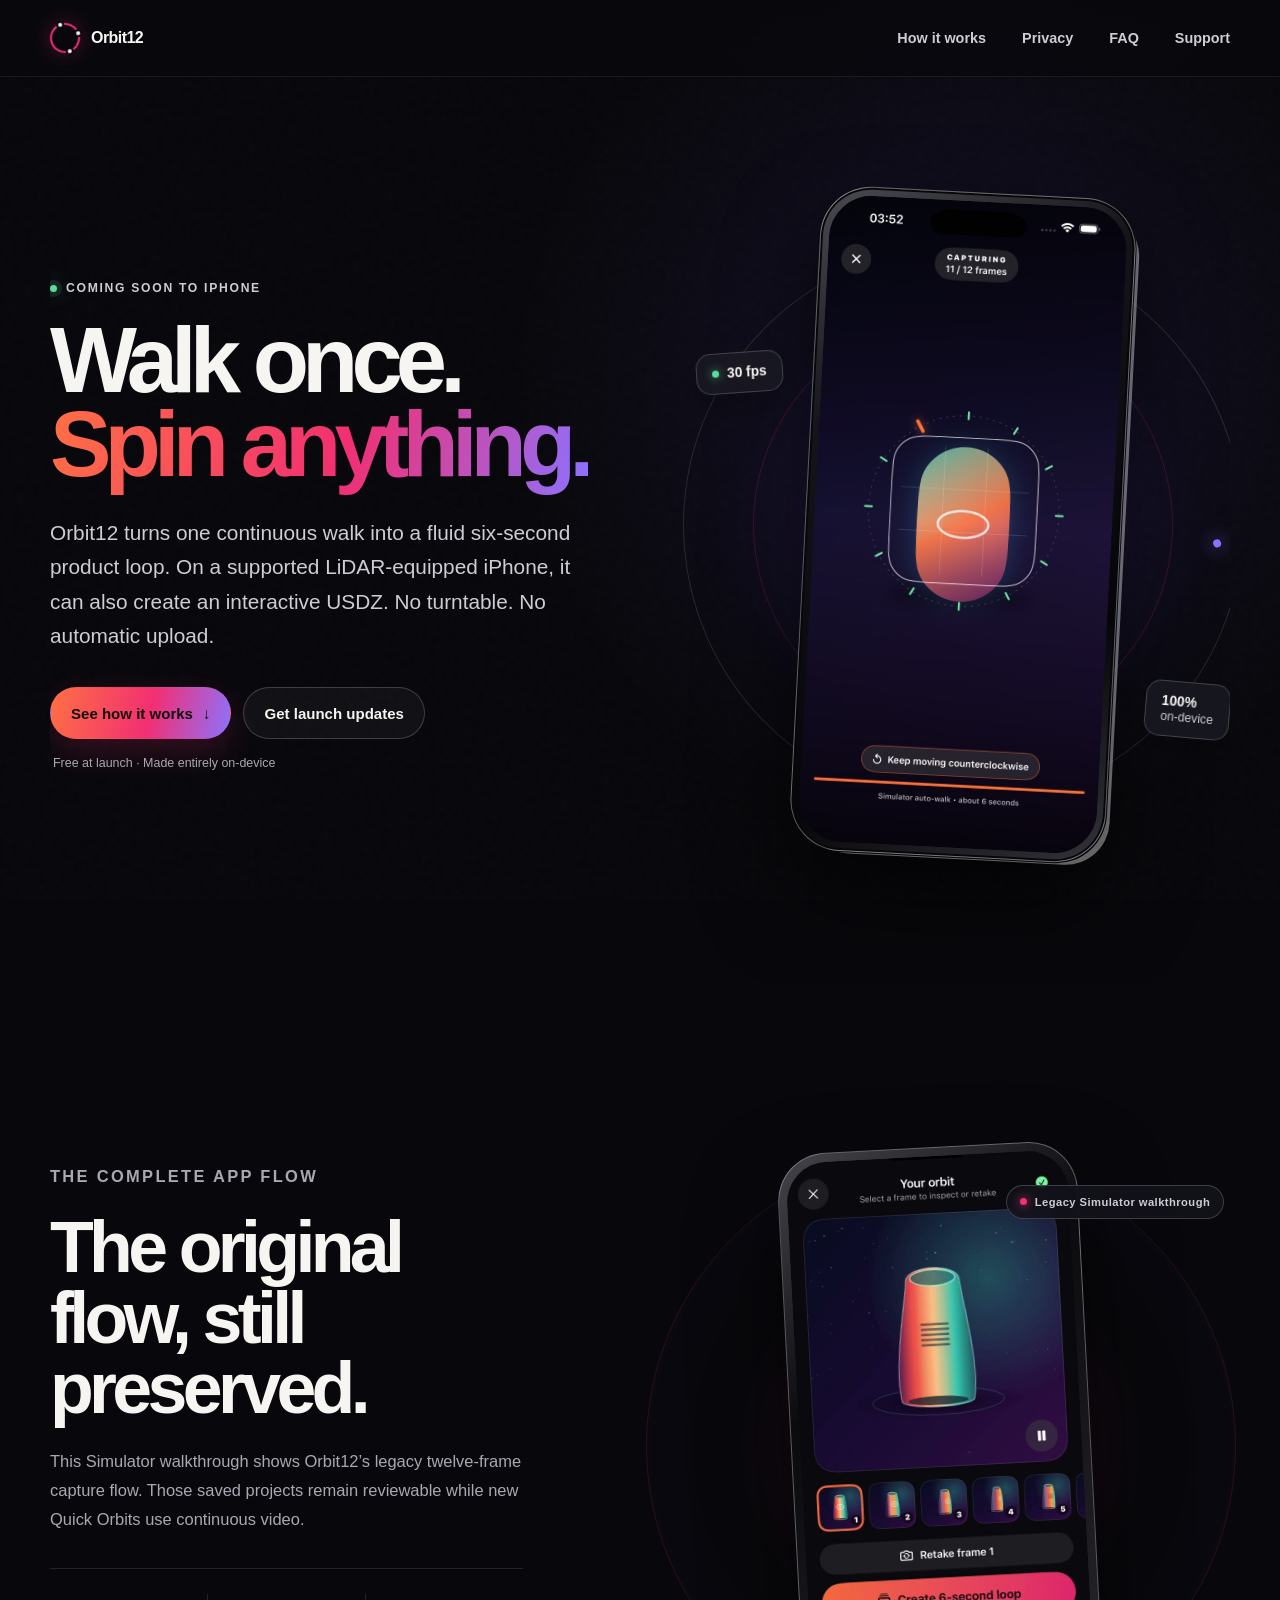
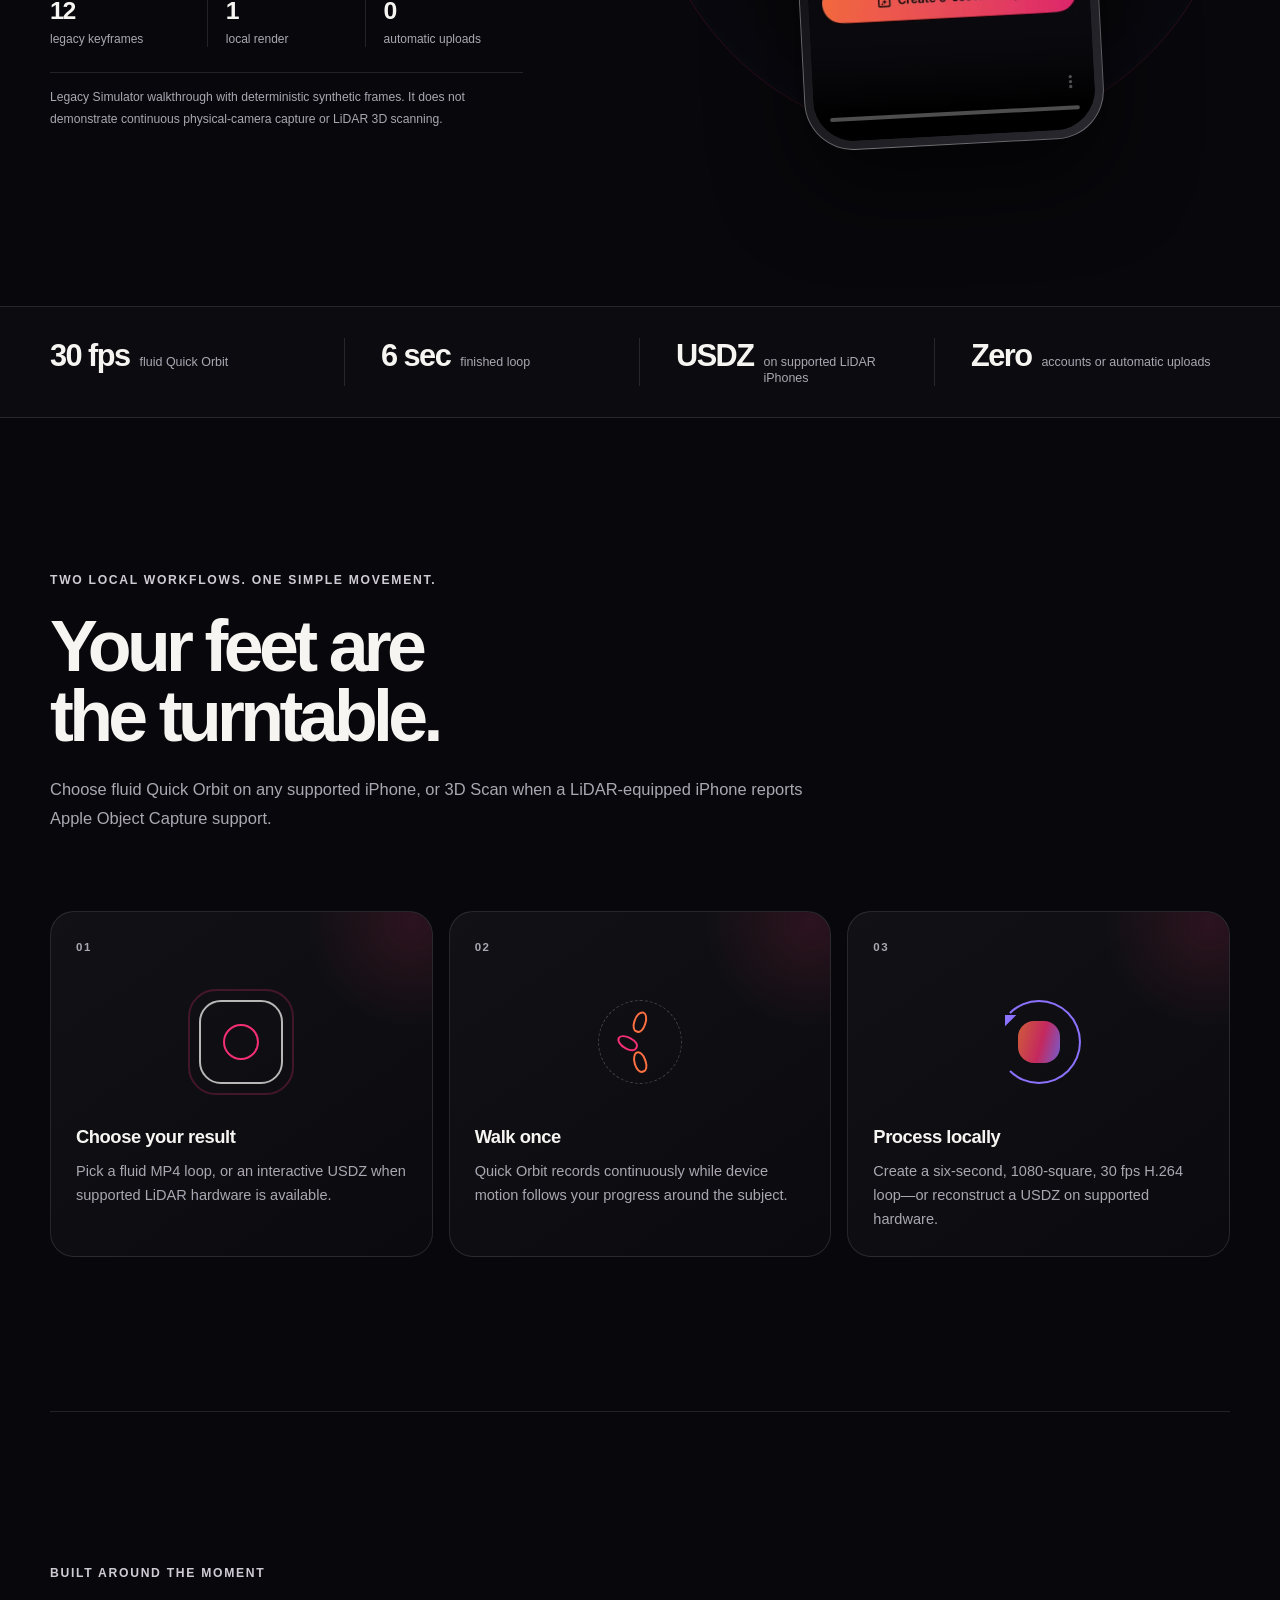
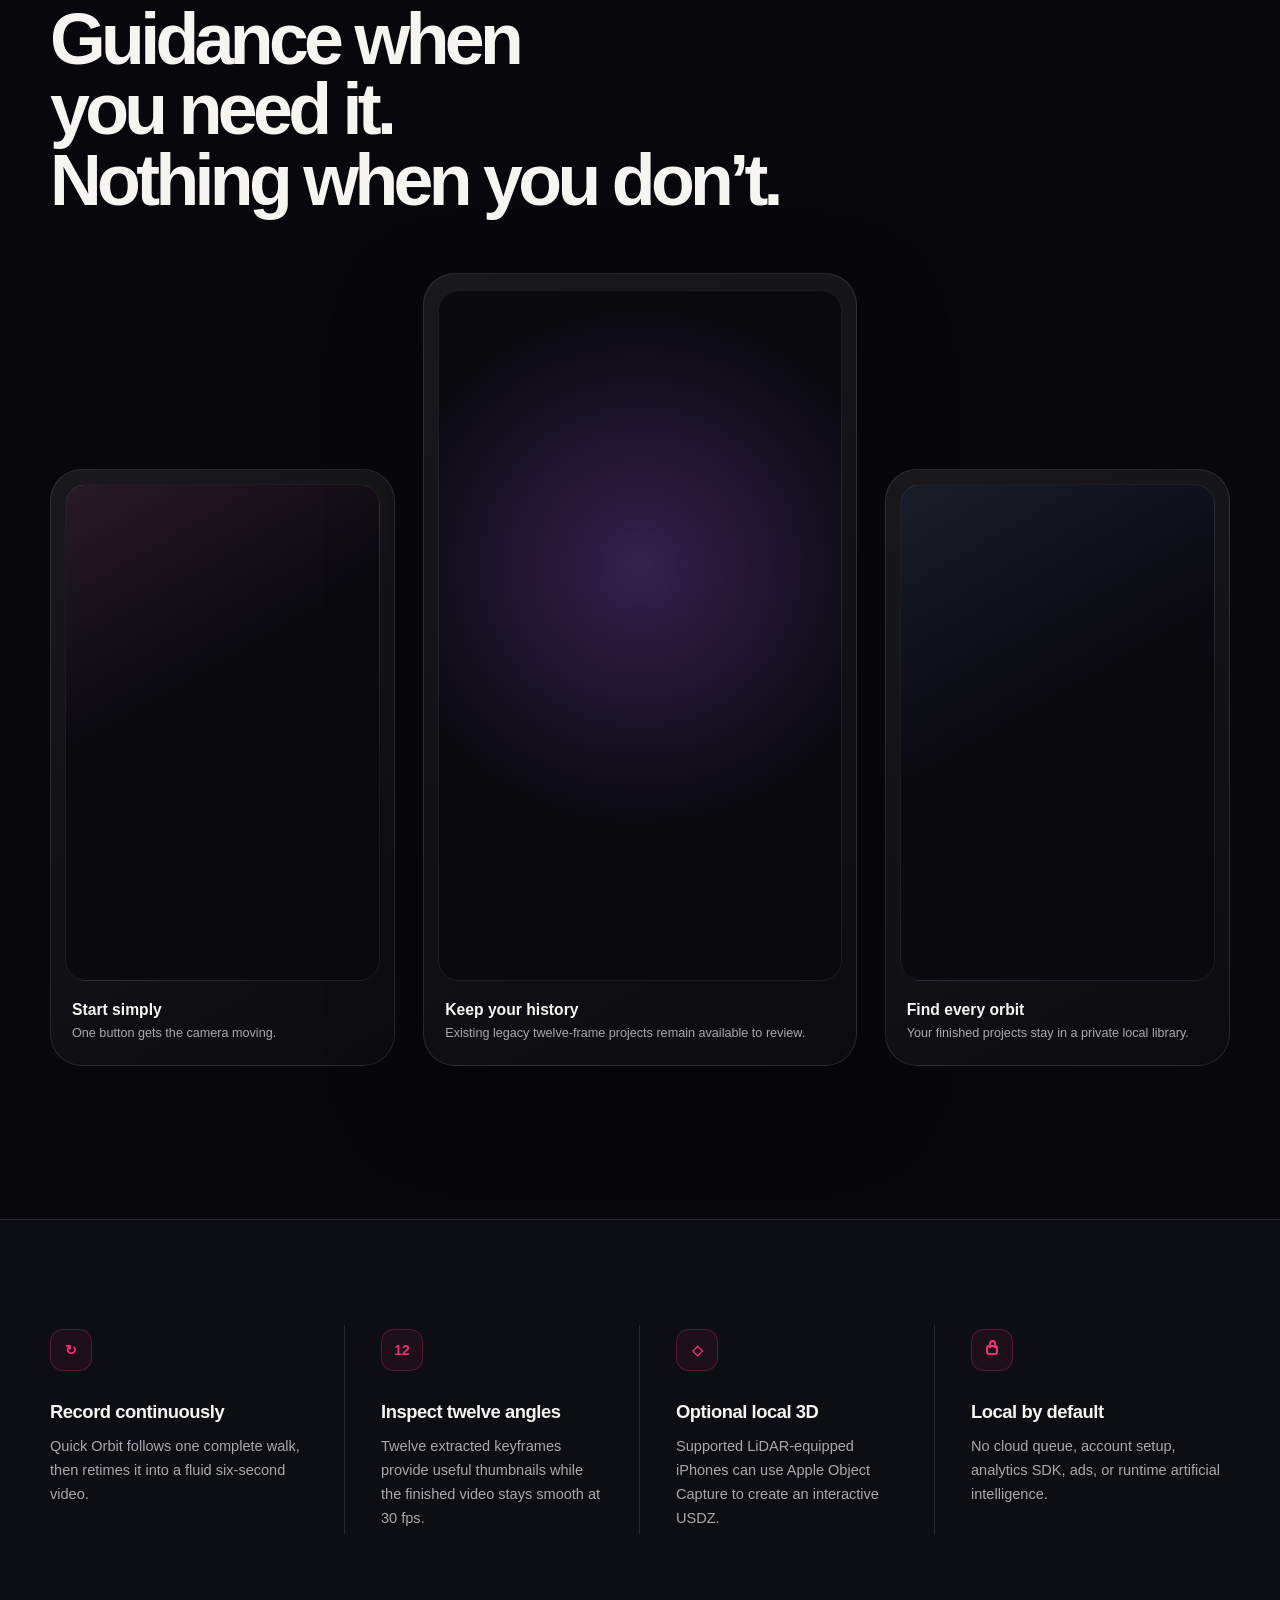
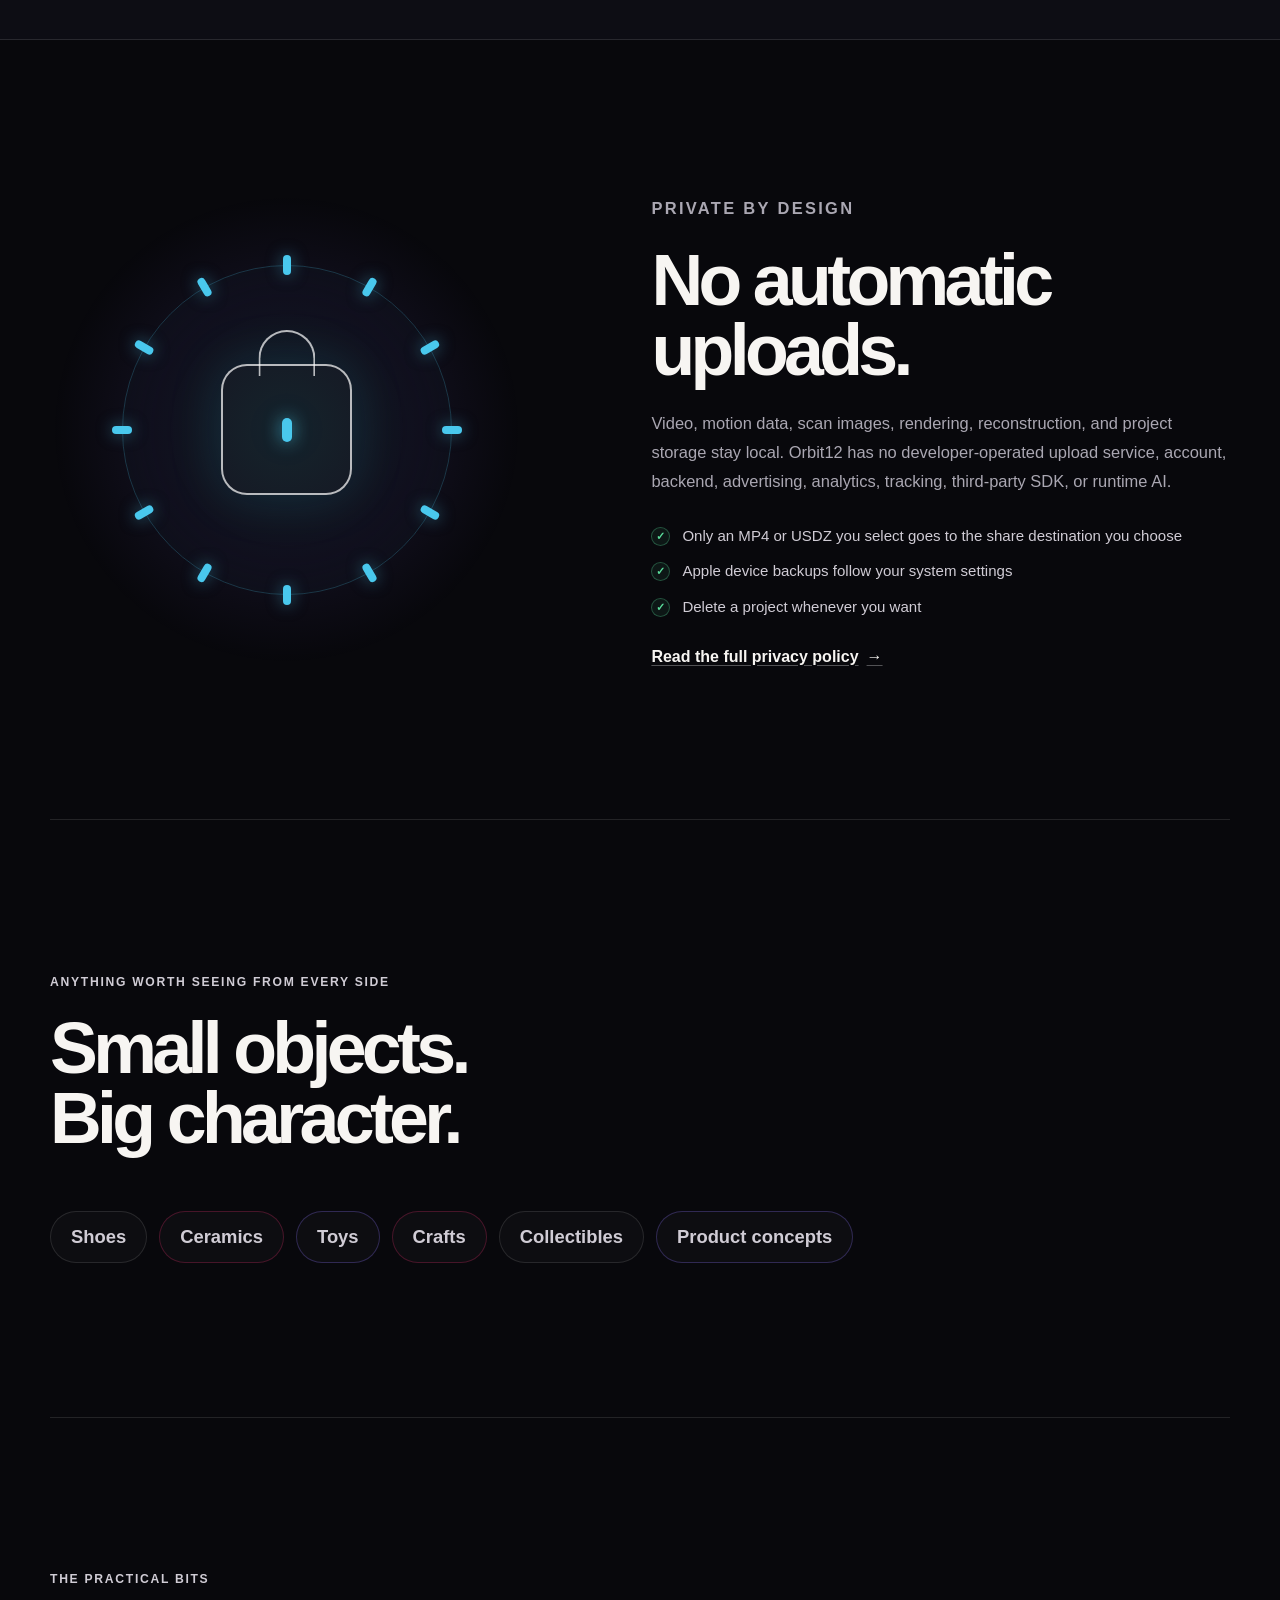
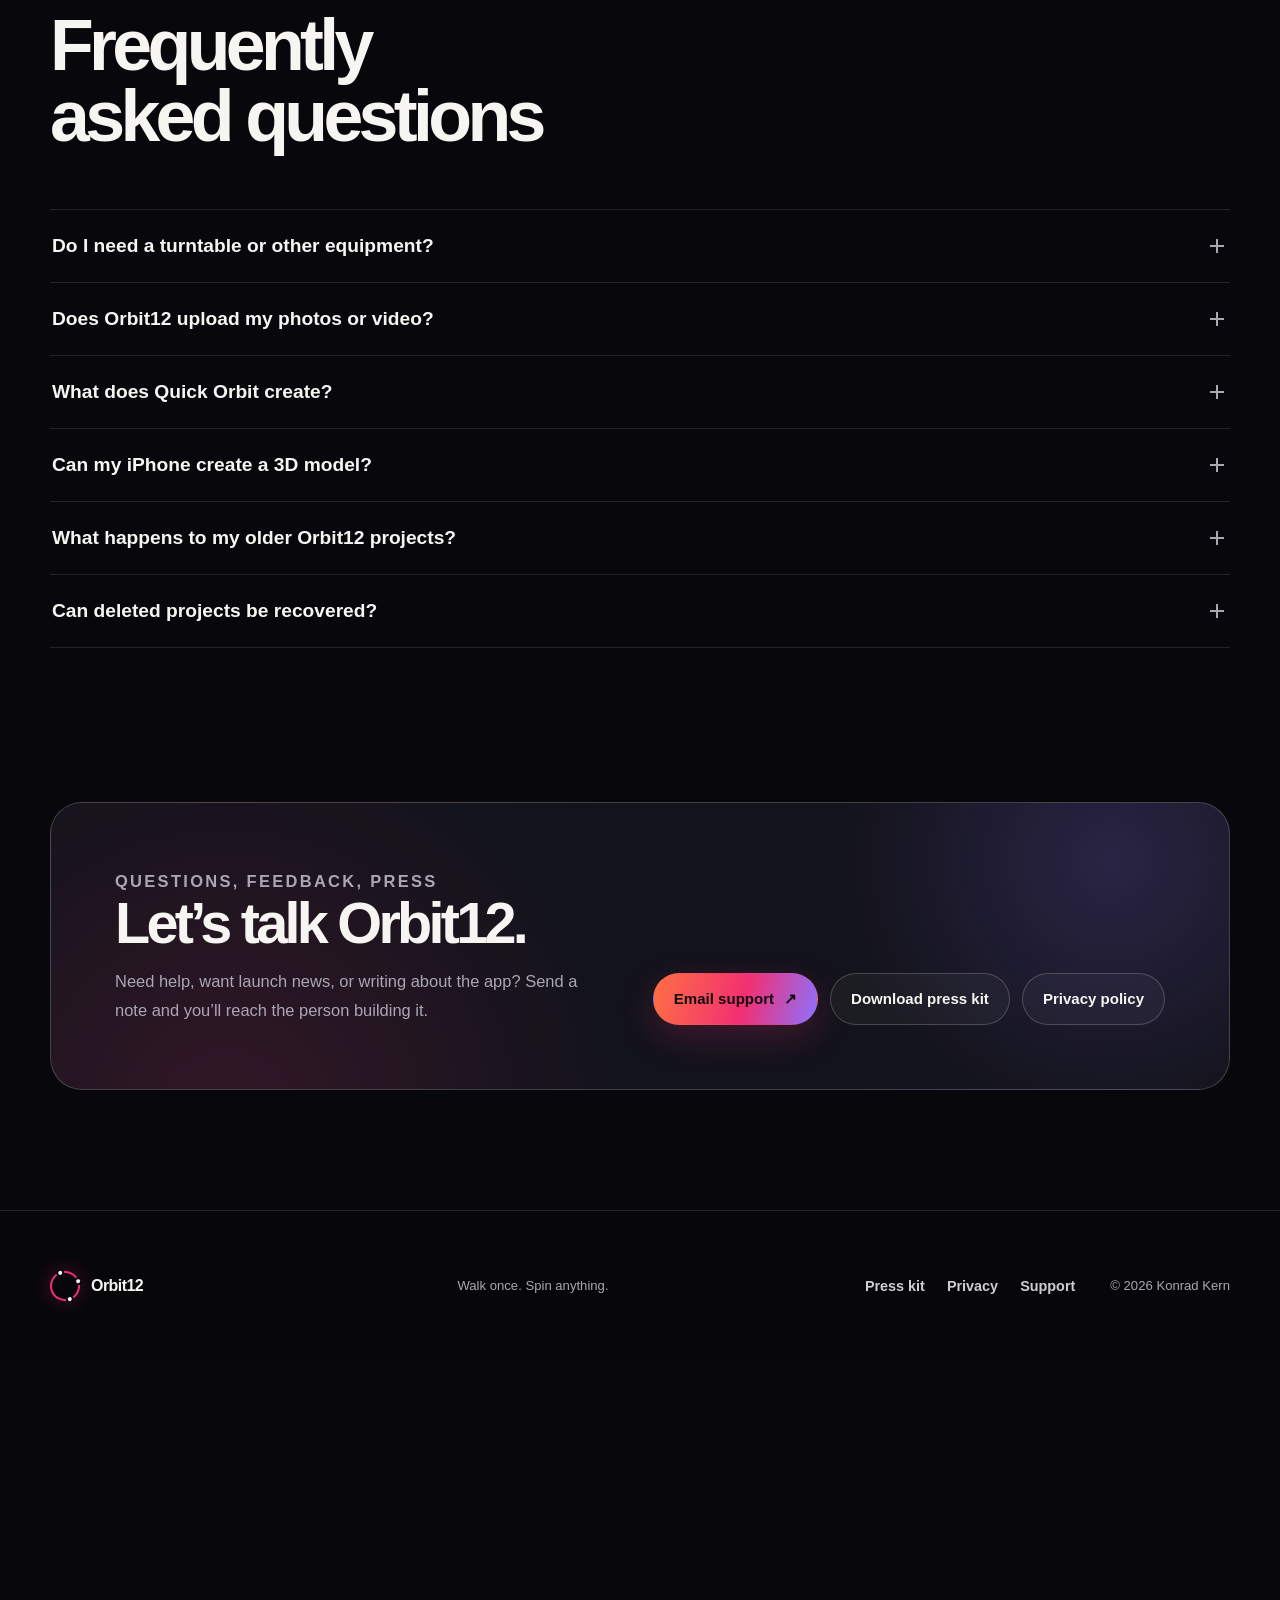
<file: index.html>
<!doctype html>
<html lang="en">
<head>
  <meta charset="utf-8">
  <meta name="viewport" content="width=device-width,initial-scale=1">
  <meta http-equiv="refresh" content="0; url=orbit12/">
  <title>Orbit12 Support</title>
</head>
<body>
  <p><a href="orbit12/">Open Orbit12 Support</a></p>
</body>
</html>
</file>
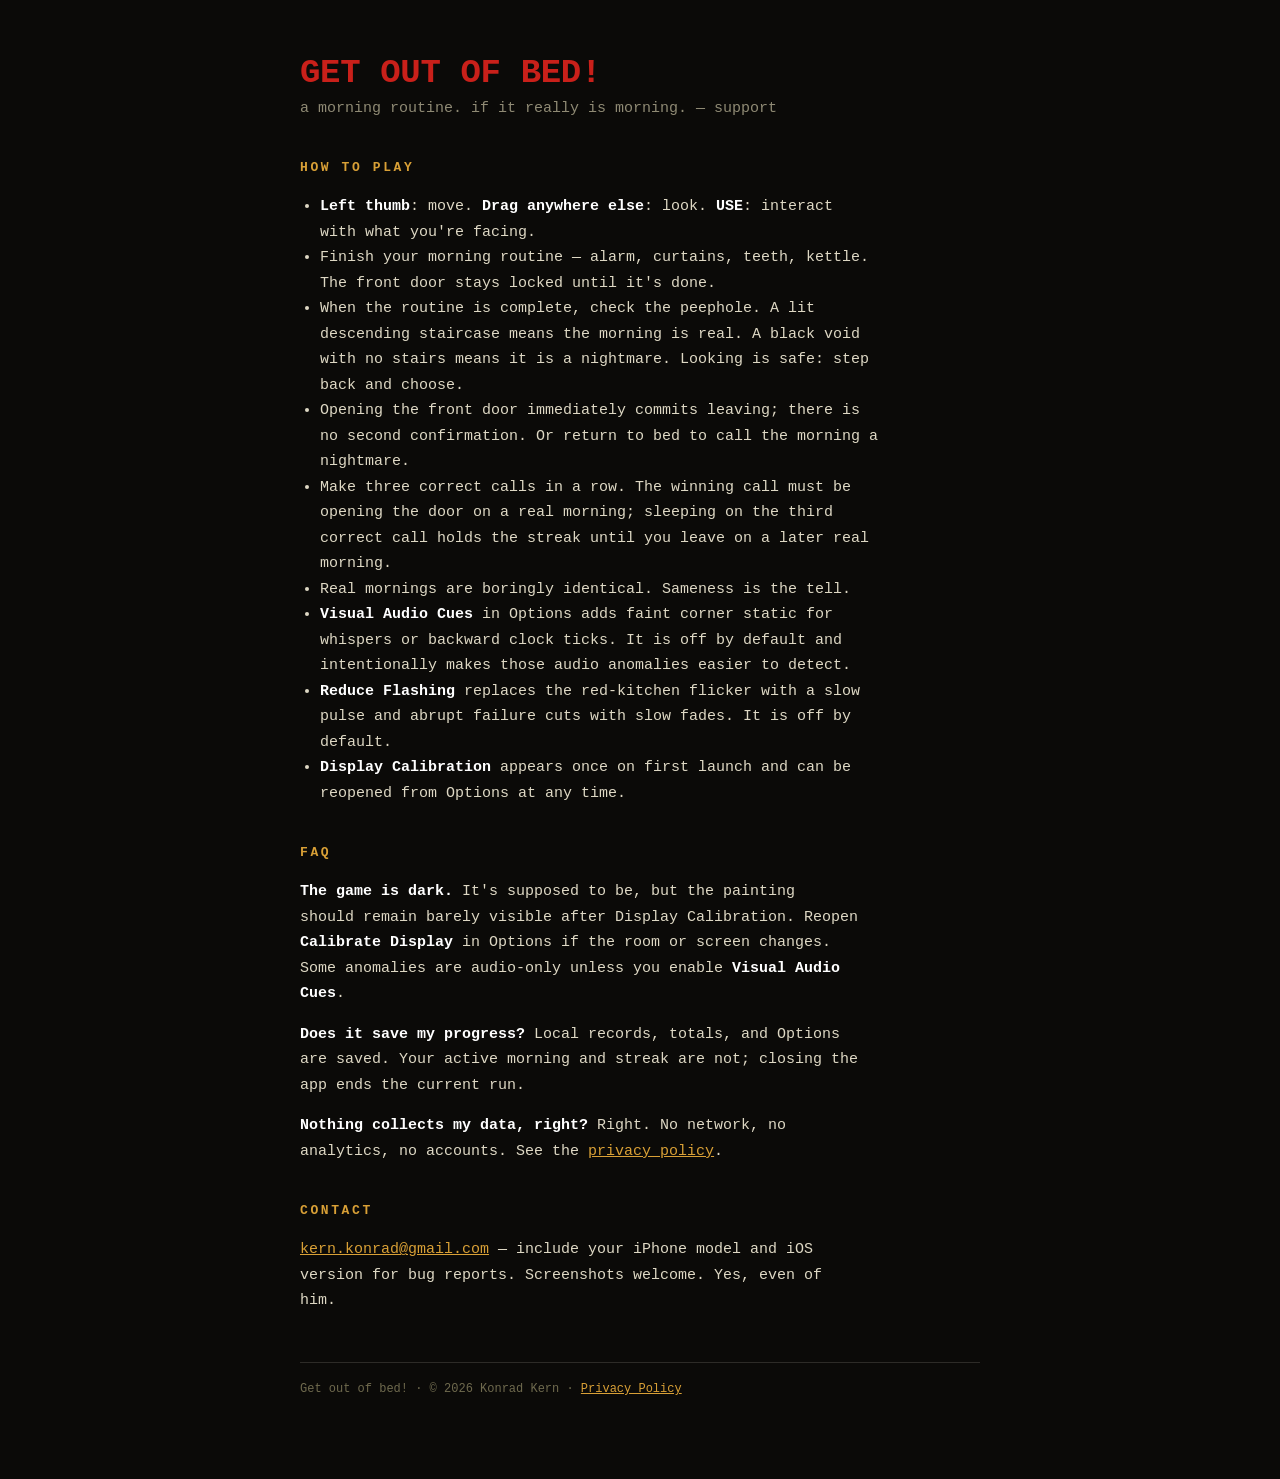
<file: getoutofbed/index.html>
<!doctype html>
<html lang="en">
<head>
  <meta charset="utf-8">
  <meta name="viewport" content="width=device-width,initial-scale=1">
  <meta name="description" content="Support for Get out of bed!, the PS1-style iPhone horror game. How to play, FAQ, and contact.">
  <title>Get out of bed! — Support</title>
  <style>
    :root { color-scheme: dark; }
    body {
      margin: 0; background: #0b0a08; color: #ded8c4;
      font-family: ui-monospace, "SF Mono", Menlo, Consolas, monospace;
      font-size: 15px; line-height: 1.7;
    }
    .wrap { max-width: 680px; margin: 0 auto; padding: 56px 20px 80px; }
    h1 { color: #c9201a; font-size: 34px; line-height: 1.05; margin: 0 0 4px; letter-spacing: -0.01em; }
    .tagline { color: #8f8a74; margin: 0 0 36px; }
    h2 { color: #d9a036; font-size: 13px; letter-spacing: 0.2em; text-transform: uppercase; margin: 36px 0 12px; }
    p, li { max-width: 62ch; }
    ul { padding-left: 20px; }
    b { color: #fff; font-weight: 700; }
    a { color: #d9a036; }
    .footer { margin-top: 48px; color: #6f6a4e; font-size: 12px; border-top: 1px solid rgba(222,216,196,0.16); padding-top: 16px; }
  </style>
</head>
<body>
  <div class="wrap">
    <h1>GET OUT OF BED!</h1>
    <p class="tagline">a morning routine. if it really is morning. — support</p>

    <h2>How to play</h2>
    <ul>
      <li><b>Left thumb</b>: move. <b>Drag anywhere else</b>: look. <b>USE</b>: interact with what you're facing.</li>
      <li>Finish your morning routine — alarm, curtains, teeth, kettle. The front door stays locked until it's done.</li>
      <li>When the routine is complete, check the peephole. A lit descending staircase means the morning is real. A black void with no stairs means it is a nightmare. Looking is safe: step back and choose.</li>
      <li>Opening the front door immediately commits leaving; there is no second confirmation. Or return to bed to call the morning a nightmare.</li>
      <li>Make three correct calls in a row. The winning call must be opening the door on a real morning; sleeping on the third correct call holds the streak until you leave on a later real morning.</li>
      <li>Real mornings are boringly identical. Sameness is the tell.</li>
      <li><b>Visual Audio Cues</b> in Options adds faint corner static for whispers or backward clock ticks. It is off by default and intentionally makes those audio anomalies easier to detect.</li>
      <li><b>Reduce Flashing</b> replaces the red-kitchen flicker with a slow pulse and abrupt failure cuts with slow fades. It is off by default.</li>
      <li><b>Display Calibration</b> appears once on first launch and can be reopened from Options at any time.</li>
    </ul>

    <h2>FAQ</h2>
    <p><b>The game is dark.</b> It's supposed to be, but the painting should remain barely visible after Display Calibration. Reopen <b>Calibrate Display</b> in Options if the room or screen changes. Some anomalies are audio-only unless you enable <b>Visual Audio Cues</b>.</p>
    <p><b>Does it save my progress?</b> Local records, totals, and Options are saved. Your active morning and streak are not; closing the app ends the current run.</p>
    <p><b>Nothing collects my data, right?</b> Right. No network, no analytics, no accounts. See the <a href="privacy/">privacy policy</a>.</p>

    <h2>Contact</h2>
    <p><a href="mailto:kern.konrad@gmail.com">kern.konrad@gmail.com</a> — include your iPhone model and iOS version for bug reports. Screenshots welcome. Yes, even of him.</p>

    <div class="footer">Get out of bed! · © 2026 Konrad Kern · <a href="privacy/">Privacy Policy</a></div>
  </div>
</body>
</html>
</file>
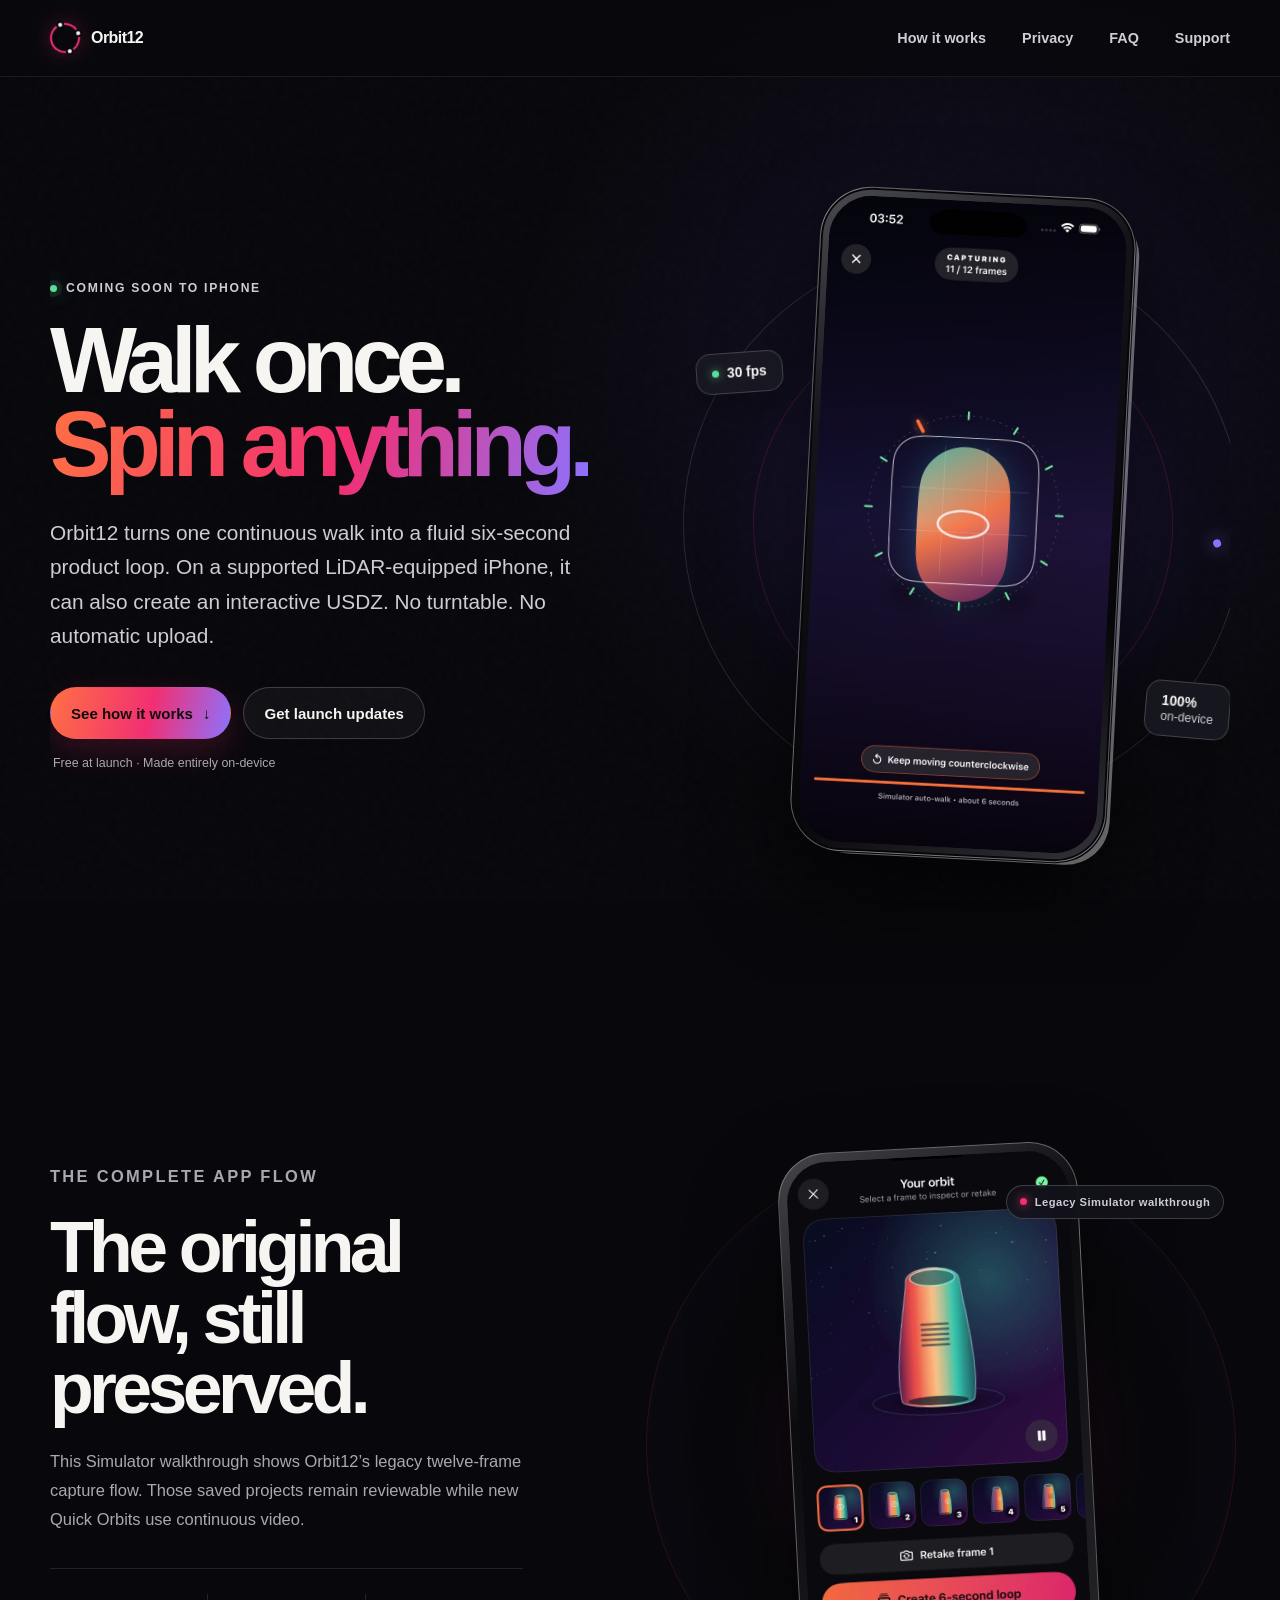
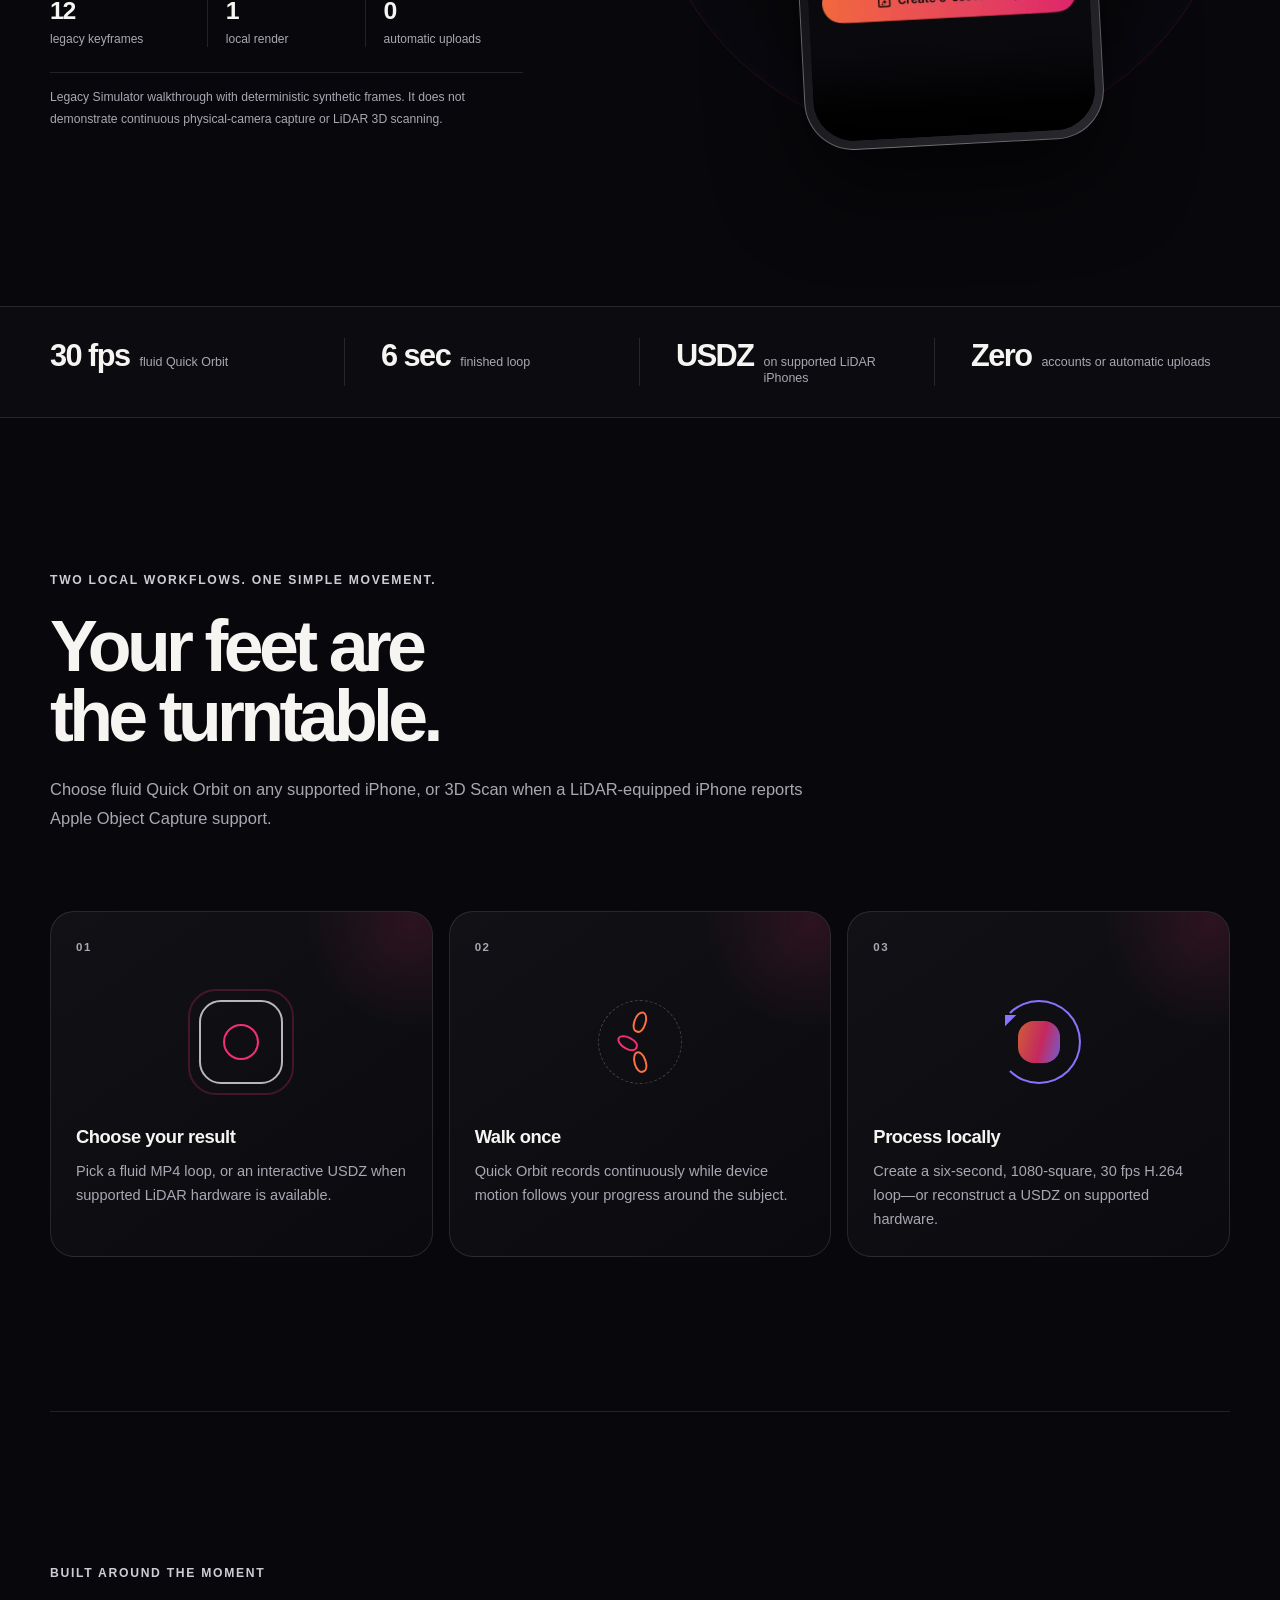
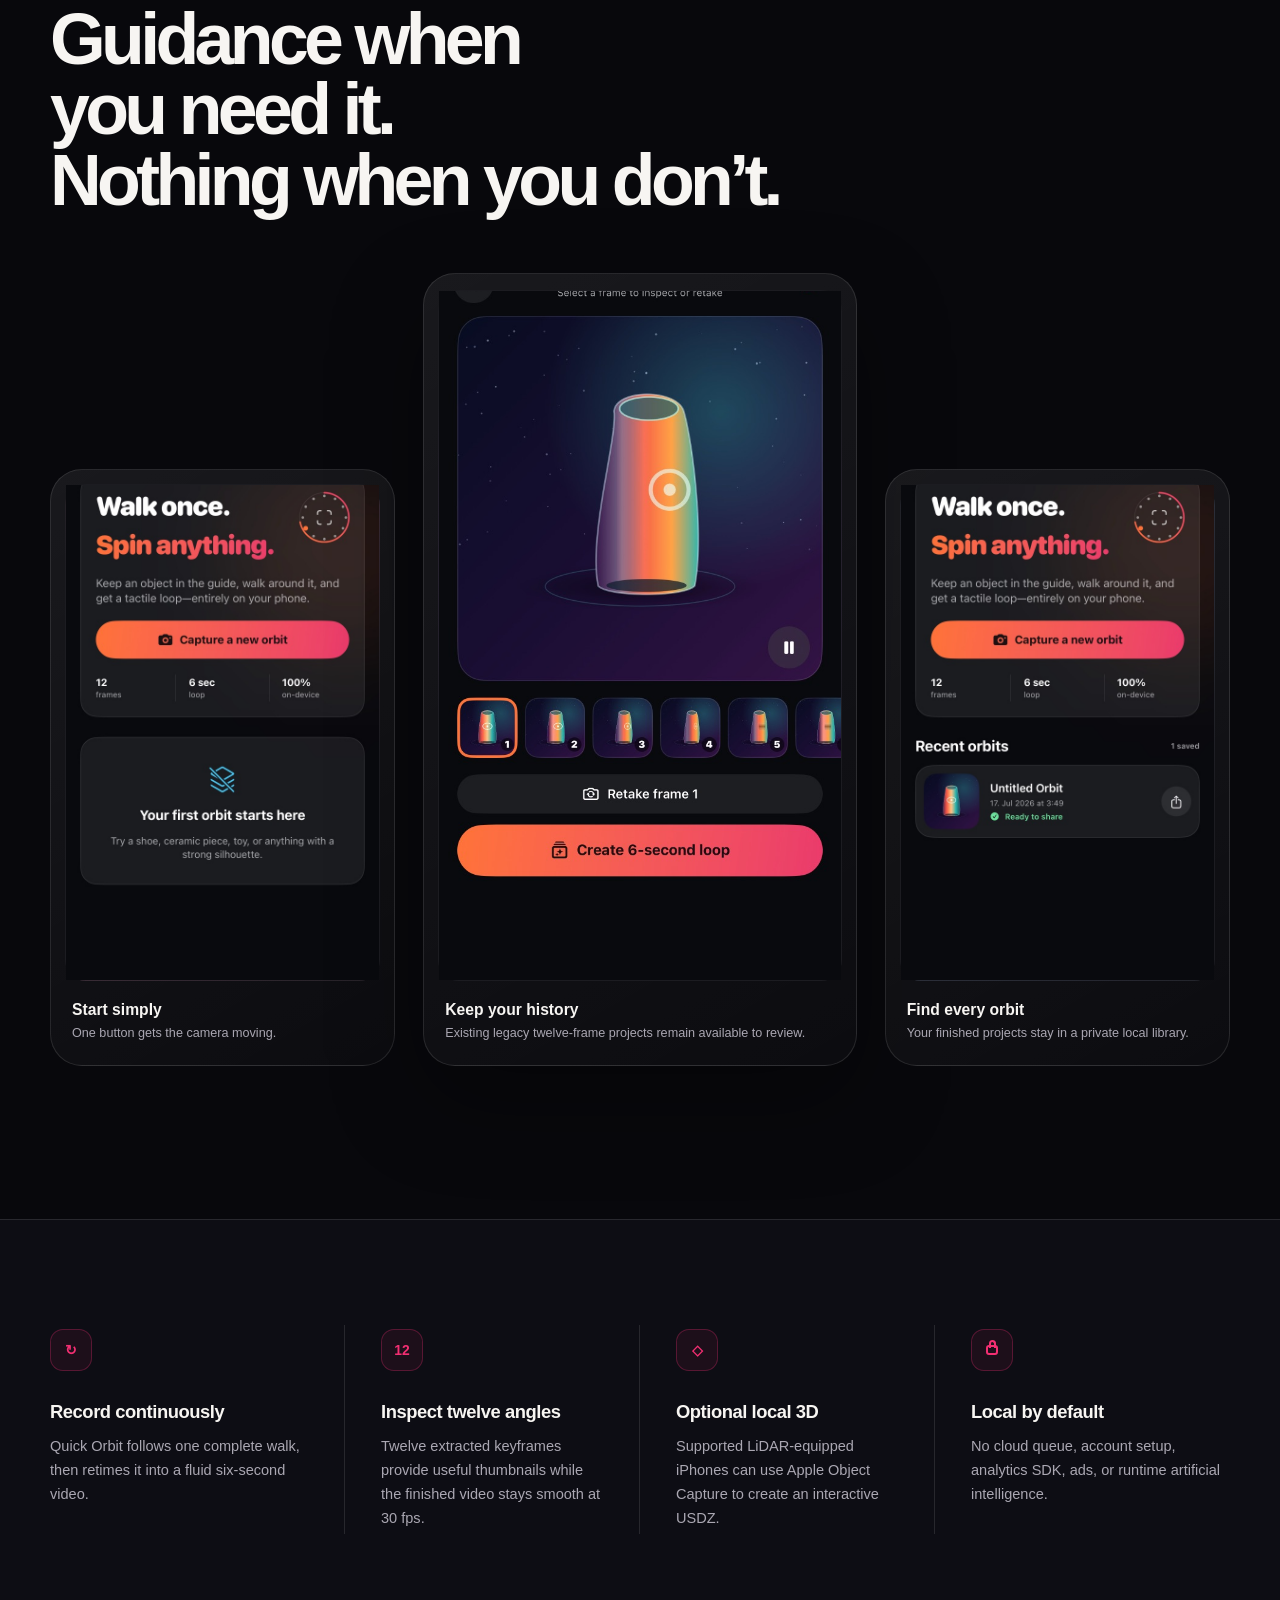
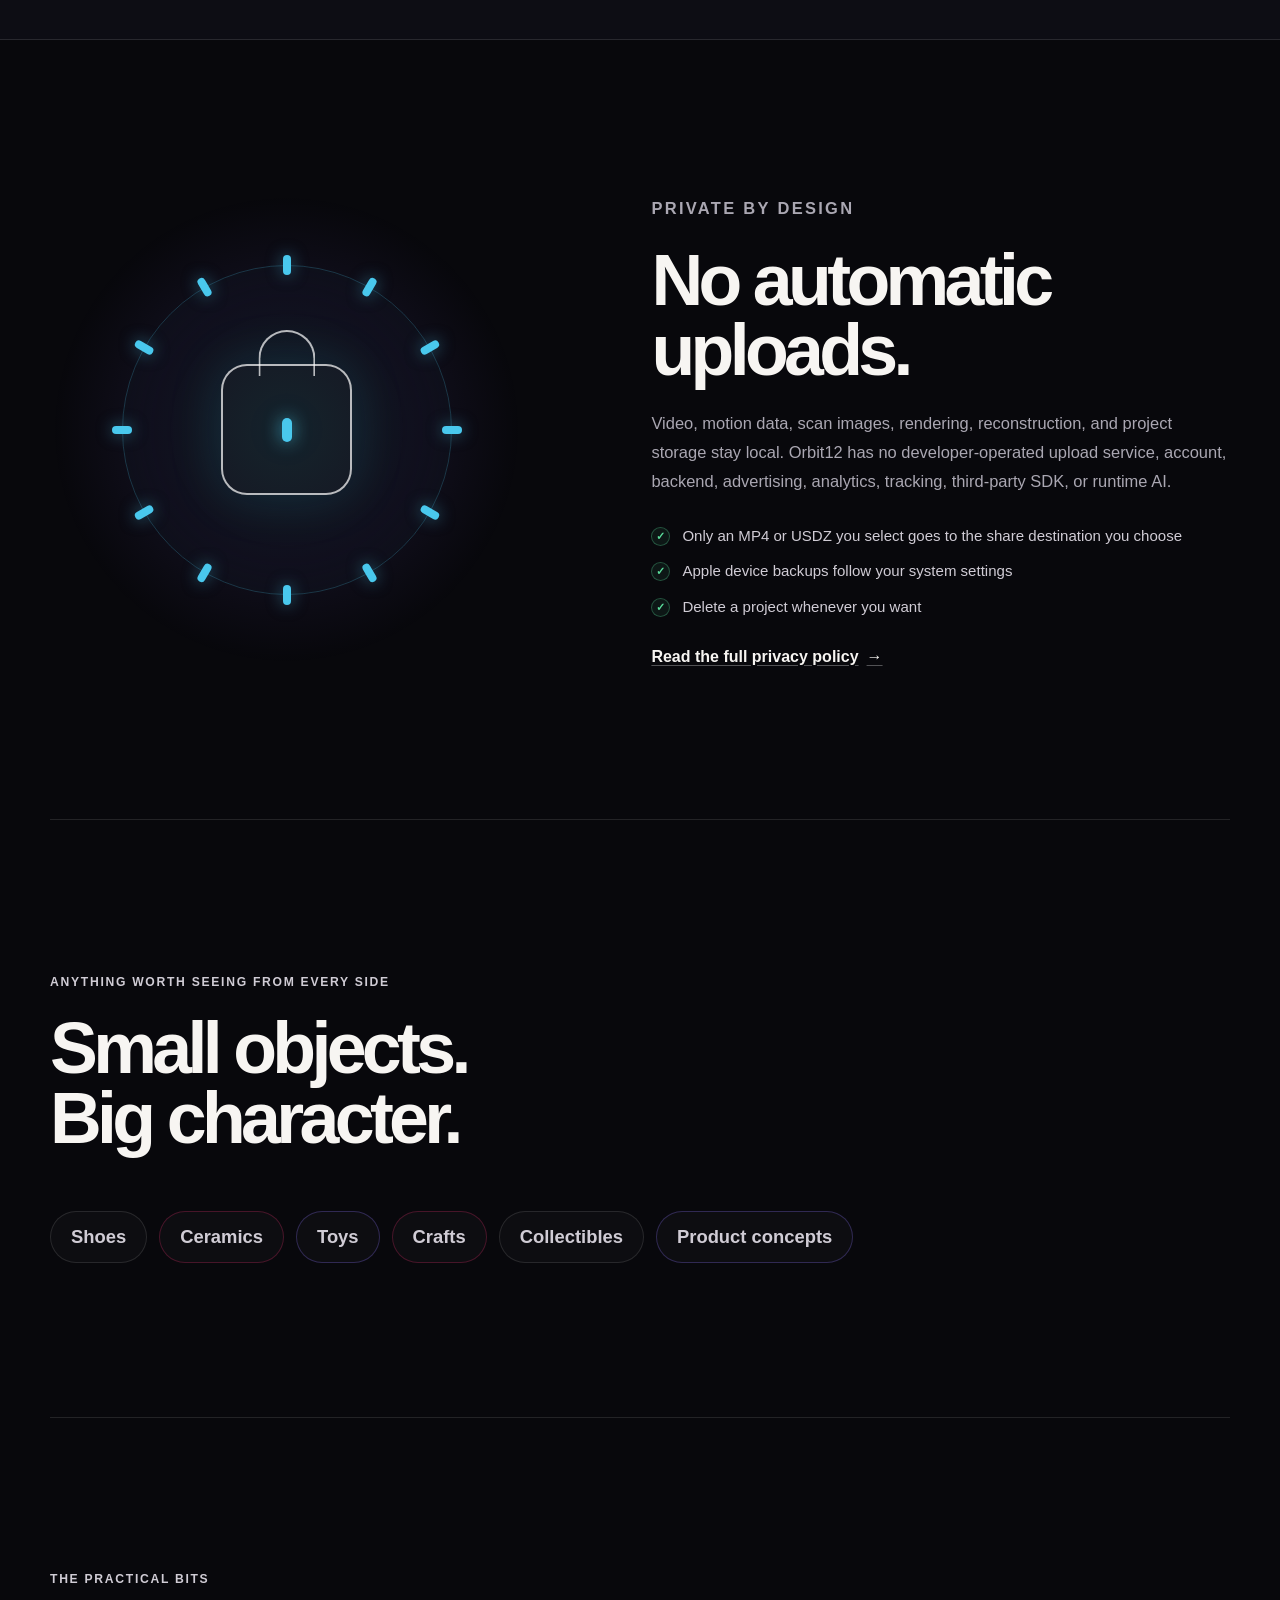
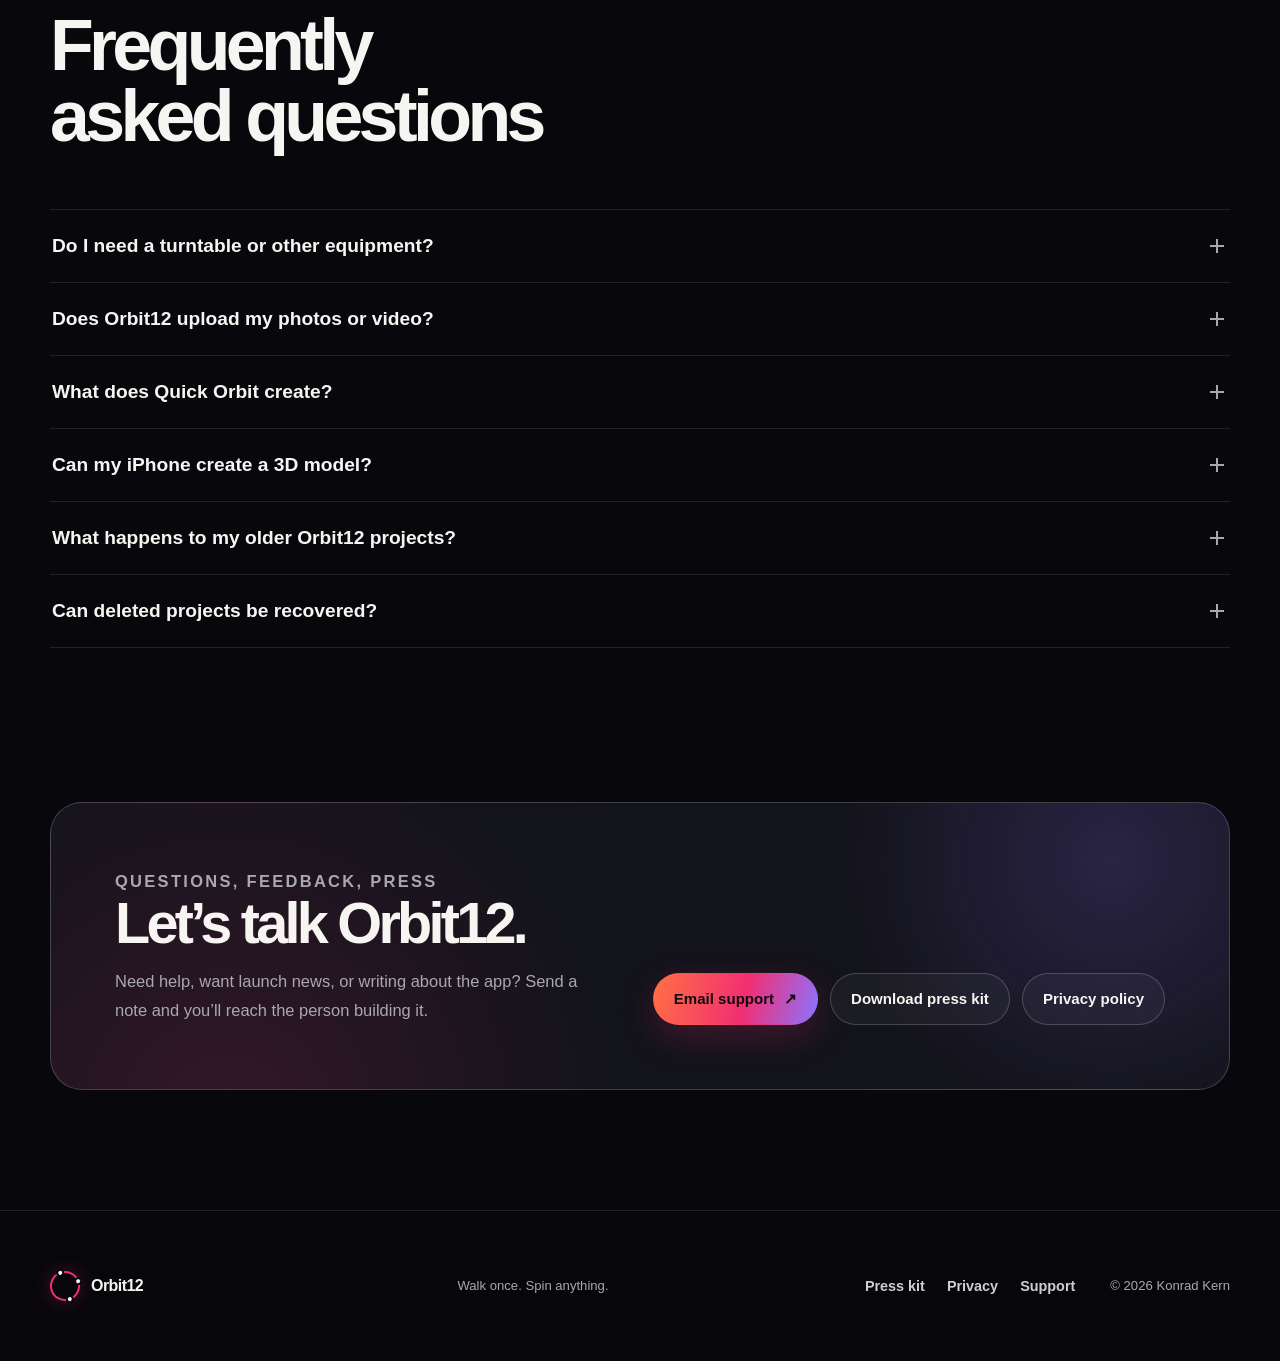
<file: orbit12/index.html>
<!doctype html>
<html lang="en">
<head>
  <meta charset="utf-8">
  <meta name="viewport" content="width=device-width, initial-scale=1">
  <meta name="description" content="Orbit12 makes fluid six-second object loops on iPhone, plus interactive USDZ scans on supported LiDAR-equipped models—all locally.">
  <meta name="theme-color" content="#08080c">
  <meta name="robots" content="index, follow">
  <link rel="canonical" href="https://buberlo.github.io/orbit12/">
  <link rel="icon" type="image/png" sizes="64x64" href="assets/orbit12-favicon.png">

  <meta property="og:type" content="website">
  <meta property="og:site_name" content="Orbit12">
  <meta property="og:title" content="Orbit12 — Walk once. Spin anything.">
  <meta property="og:description" content="Make a fluid object loop with one guided walk, or create a local USDZ on a supported LiDAR-equipped iPhone.">
  <meta property="og:url" content="https://buberlo.github.io/orbit12/">
  <meta property="og:image" content="https://buberlo.github.io/orbit12/assets/orbit12-social-card.jpg">
  <meta property="og:image:alt" content="Orbit12 name beside a luminous twelve-point orbit graphic">
  <meta property="og:image:width" content="1731">
  <meta property="og:image:height" content="909">
  <meta name="twitter:card" content="summary_large_image">
  <meta name="twitter:title" content="Orbit12 — Walk once. Spin anything.">
  <meta name="twitter:description" content="Fluid six-second object loops, plus optional local 3D on supported LiDAR-equipped iPhones.">
  <meta name="twitter:image" content="https://buberlo.github.io/orbit12/assets/orbit12-social-card.jpg">

  <title>Orbit12 — Walk once. Spin anything.</title>
  <link rel="stylesheet" href="styles.css">
  <script type="application/ld+json">
    {
      "@context": "https://schema.org",
      "@type": "SoftwareApplication",
      "name": "Orbit12: Spin Anything",
      "alternateName": "Orbit12",
      "applicationCategory": "MultimediaApplication",
      "operatingSystem": "iOS",
      "description": "An iPhone camera app for fluid object loops and, on supported LiDAR-equipped models, local USDZ scans.",
      "url": "https://buberlo.github.io/orbit12/",
      "offers": {
        "@type": "Offer",
        "price": "0",
        "priceCurrency": "USD"
      }
    }
  </script>
</head>
<body>
  <a class="skip-link" href="#main-content">Skip to content</a>

  <header class="site-header">
    <div class="nav-shell">
      <a class="brand" href="./" aria-label="Orbit12 home">
        <span class="brand-mark" aria-hidden="true"><span></span></span>
        <span>Orbit12</span>
      </a>
      <nav aria-label="Primary navigation">
        <a href="#how-it-works">How it works</a>
        <a href="#privacy">Privacy</a>
        <a href="#faq">FAQ</a>
        <a href="#support">Support</a>
      </nav>
    </div>
  </header>

  <main id="main-content">
    <section class="hero section-shell" aria-labelledby="hero-title">
      <div class="hero-copy">
        <p class="eyebrow"><span aria-hidden="true"></span> Coming soon to iPhone</p>
        <h1 id="hero-title">Walk once.<br><em>Spin anything.</em></h1>
        <p class="hero-lede">Orbit12 turns one continuous walk into a fluid six-second product loop. On a supported LiDAR-equipped iPhone, it can also create an interactive USDZ. No turntable. No automatic upload.</p>
        <div class="hero-actions">
          <a class="button button-primary" href="#how-it-works">See how it works <span aria-hidden="true">↓</span></a>
          <a class="button button-secondary" href="mailto:kern.konrad@gmail.com?subject=Orbit12%20Launch">Get launch updates</a>
        </div>
        <p class="microcopy">Free at launch · Made entirely on-device</p>
      </div>

      <div class="hero-visual" role="img" aria-label="Orbit12 guided capture screen on an iPhone">
        <div class="orbit orbit-one" aria-hidden="true"></div>
        <div class="orbit orbit-two" aria-hidden="true"></div>
        <div class="phone" aria-hidden="true">
          <div class="phone-island"></div>
          <div class="phone-screen hero-screen">
            <img src="assets/orbit12-capture.jpg" alt="" width="660" height="1434" fetchpriority="high">
          </div>
        </div>
        <div class="capture-chip capture-chip-top" aria-hidden="true">
          <span class="capture-dot"></span>
          <strong>30 fps</strong>
        </div>
        <div class="capture-chip capture-chip-bottom" aria-hidden="true">
          <strong>100%</strong>
          <span>on-device</span>
        </div>
      </div>
    </section>

    <section class="demo section-shell" id="demo" aria-labelledby="demo-title">
      <div class="demo-copy">
        <p class="kicker">The complete app flow</p>
        <h2 id="demo-title">The original flow, still preserved.</h2>
        <p>This Simulator walkthrough shows Orbit12’s legacy twelve-frame capture flow. Those saved projects remain reviewable while new Quick Orbits use continuous video.</p>
        <ul class="demo-points" aria-label="Demo highlights">
          <li><span>12</span> legacy keyframes</li>
          <li><span>1</span> local render</li>
          <li><span>0</span> automatic uploads</li>
        </ul>
        <p class="demo-note">Legacy Simulator walkthrough with deterministic synthetic frames. It does not demonstrate continuous physical-camera capture or LiDAR 3D scanning.</p>
      </div>
      <div class="demo-stage">
        <div class="demo-label"><span></span> Legacy Simulator walkthrough</div>
        <div class="demo-device">
          <video class="demo-video" muted playsinline controls preload="metadata" poster="assets/orbit12-demo-poster.jpg" aria-label="Legacy Orbit12 Simulator walkthrough using synthetic frames">
            <source src="assets/orbit12-demo.mp4" type="video/mp4">
            <a href="assets/orbit12-demo.mp4">Watch the Orbit12 app walkthrough video</a>.
          </video>
        </div>
      </div>
    </section>

    <section class="proof" aria-label="Orbit12 output at a glance">
      <div class="proof-shell section-shell">
        <div><strong>30 fps</strong><span>fluid Quick Orbit</span></div>
        <div><strong>6 sec</strong><span>finished loop</span></div>
        <div><strong>USDZ</strong><span>on supported LiDAR iPhones</span></div>
        <div><strong>Zero</strong><span>accounts or automatic uploads</span></div>
      </div>
    </section>

    <section class="steps section-shell" id="how-it-works" aria-labelledby="steps-title">
      <div class="section-heading">
        <p class="kicker">Two local workflows. One simple movement.</p>
        <h2 id="steps-title">Your feet are the turntable.</h2>
        <p>Choose fluid Quick Orbit on any supported iPhone, or 3D Scan when a LiDAR-equipped iPhone reports Apple Object Capture support.</p>
      </div>

      <ol class="step-grid">
        <li>
          <span class="step-number">01</span>
          <div class="step-icon frame-icon" aria-hidden="true"></div>
          <h3>Choose your result</h3>
          <p>Pick a fluid MP4 loop, or an interactive USDZ when supported LiDAR hardware is available.</p>
        </li>
        <li>
          <span class="step-number">02</span>
          <div class="step-icon walk-icon" aria-hidden="true"><span></span></div>
          <h3>Walk once</h3>
          <p>Quick Orbit records continuously while device motion follows your progress around the subject.</p>
        </li>
        <li>
          <span class="step-number">03</span>
          <div class="step-icon loop-icon" aria-hidden="true"></div>
          <h3>Process locally</h3>
          <p>Create a six-second, 1080-square, 30 fps H.264 loop—or reconstruct a USDZ on supported hardware.</p>
        </li>
      </ol>
    </section>

    <section class="showcase section-shell" aria-labelledby="showcase-title">
      <div class="section-heading section-heading-compact">
        <p class="kicker">Built around the moment</p>
        <h2 id="showcase-title">Guidance when you need it.<br>Nothing when you don’t.</h2>
      </div>

      <div class="screen-grid">
        <figure class="screen-card screen-card-home">
          <div class="screen-preview screen-home">
            <img src="assets/orbit12-home.jpg" alt="Orbit12 home screen with a button to capture a new orbit" width="660" height="1434" loading="lazy" decoding="async">
          </div>
          <figcaption><strong>Start simply</strong><span>One button gets the camera moving.</span></figcaption>
        </figure>
        <figure class="screen-card screen-card-featured">
          <div class="screen-preview screen-review">
            <img src="assets/orbit12-review.jpg" alt="Orbit12 legacy project review screen showing saved angles" width="660" height="1434" loading="lazy" decoding="async">
          </div>
          <figcaption><strong>Keep your history</strong><span>Existing legacy twelve-frame projects remain available to review.</span></figcaption>
        </figure>
        <figure class="screen-card screen-card-library">
          <div class="screen-preview screen-library">
            <img src="assets/orbit12-library.jpg" alt="Orbit12 local project library" width="660" height="1434" loading="lazy" decoding="async">
          </div>
          <figcaption><strong>Find every orbit</strong><span>Your finished projects stay in a private local library.</span></figcaption>
        </figure>
      </div>
    </section>

    <section class="feature-band">
      <div class="section-shell feature-grid">
        <article>
          <span class="feature-glyph" aria-hidden="true">↻</span>
          <h3>Record continuously</h3>
          <p>Quick Orbit follows one complete walk, then retimes it into a fluid six-second video.</p>
        </article>
        <article>
          <span class="feature-glyph" aria-hidden="true">12</span>
          <h3>Inspect twelve angles</h3>
          <p>Twelve extracted keyframes provide useful thumbnails while the finished video stays smooth at 30 fps.</p>
        </article>
        <article>
          <span class="feature-glyph" aria-hidden="true">◇</span>
          <h3>Optional local 3D</h3>
          <p>Supported LiDAR-equipped iPhones can use Apple Object Capture to create an interactive USDZ.</p>
        </article>
        <article>
          <span class="feature-glyph feature-glyph-lock" aria-hidden="true"></span>
          <h3>Local by default</h3>
          <p>No cloud queue, account setup, analytics SDK, ads, or runtime artificial intelligence.</p>
        </article>
      </div>
    </section>

    <section class="privacy-section section-shell" id="privacy" aria-labelledby="privacy-title">
      <div class="privacy-art" aria-hidden="true">
        <div class="privacy-orbit">
          <span></span><span></span><span></span><span></span><span></span><span></span>
          <span></span><span></span><span></span><span></span><span></span><span></span>
          <div class="privacy-lock"></div>
        </div>
      </div>
      <div class="privacy-copy">
        <p class="kicker">Private by design</p>
        <h2 id="privacy-title">No automatic uploads.</h2>
        <p>Video, motion data, scan images, rendering, reconstruction, and project storage stay local. Orbit12 has no developer-operated upload service, account, backend, advertising, analytics, tracking, third-party SDK, or runtime AI.</p>
        <ul class="check-list">
          <li>Only an MP4 or USDZ you select goes to the share destination you choose</li>
          <li>Apple device backups follow your system settings</li>
          <li>Delete a project whenever you want</li>
        </ul>
        <a class="text-link" href="privacy/">Read the full privacy policy <span aria-hidden="true">→</span></a>
      </div>
    </section>

    <section class="use-cases section-shell" aria-labelledby="use-title">
      <div class="section-heading section-heading-compact">
        <p class="kicker">Anything worth seeing from every side</p>
        <h2 id="use-title">Small objects. Big character.</h2>
      </div>
      <ul class="object-cloud" aria-label="Ideas for your first orbit">
        <li>Shoes</li>
        <li>Ceramics</li>
        <li>Toys</li>
        <li>Crafts</li>
        <li>Collectibles</li>
        <li>Product concepts</li>
      </ul>
    </section>

    <section class="faq section-shell" id="faq" aria-labelledby="faq-title">
      <div class="section-heading section-heading-compact">
        <p class="kicker">The practical bits</p>
        <h2 id="faq-title">Frequently asked questions</h2>
      </div>
      <div class="faq-list">
        <details>
          <summary>Do I need a turntable or other equipment?<span aria-hidden="true"></span></summary>
          <p>No. Place your subject somewhere with room to walk around it and use the guide to keep your distance and framing steady.</p>
        </details>
        <details>
          <summary>Does Orbit12 upload my photos or video?<span aria-hidden="true"></span></summary>
          <p>No automatic upload occurs. Video, motion data, scan images, processing, and project storage stay local. An MP4 or USDZ leaves Orbit12 only when you select a destination in Apple’s system share sheet. Apple device backups are controlled separately by your system settings.</p>
        </details>
        <details>
          <summary>What does Quick Orbit create?<span aria-hidden="true"></span></summary>
          <p>A silent, six-second, 1080 × 1080 H.264 MP4 at 30 fps. Twelve extracted keyframes are saved as review thumbnails, not used as the video frame rate.</p>
        </details>
        <details>
          <summary>Can my iPhone create a 3D model?<span aria-hidden="true"></span></summary>
          <p>Only when Apple Object Capture and on-device photogrammetry report support on a LiDAR-equipped iPhone. Standard non-LiDAR models such as iPhone 16 keep Quick Orbit but cannot start 3D Scan.</p>
        </details>
        <details>
          <summary>What happens to my older Orbit12 projects?<span aria-hidden="true"></span></summary>
          <p>Existing legacy twelve-frame projects remain in the local library and can still be reopened and reviewed.</p>
        </details>
        <details>
          <summary>Can deleted projects be recovered?<span aria-hidden="true"></span></summary>
          <p>Orbit12 has no server or account-based restore. Deleting a project removes its active local files; any prior Apple device backup is governed by your system backup settings.</p>
        </details>
      </div>
    </section>

    <section class="support section-shell" id="support" aria-labelledby="support-title">
      <div>
        <p class="kicker">Questions, feedback, press</p>
        <h2 id="support-title">Let’s talk Orbit12.</h2>
        <p>Need help, want launch news, or writing about the app? Send a note and you’ll reach the person building it.</p>
      </div>
      <div class="support-actions">
        <a class="button button-primary" href="mailto:kern.konrad@gmail.com?subject=Orbit12%20Support">Email support <span aria-hidden="true">↗</span></a>
        <a class="button button-secondary" href="assets/orbit12-press-kit.zip" download>Download press kit</a>
        <a class="button button-secondary" href="privacy/">Privacy policy</a>
      </div>
    </section>
  </main>

  <footer class="site-footer">
    <div class="section-shell footer-shell">
      <a class="brand" href="./" aria-label="Orbit12 home">
        <span class="brand-mark" aria-hidden="true"><span></span></span>
        <span>Orbit12</span>
      </a>
      <p>Walk once. Spin anything.</p>
      <div class="footer-links">
        <a href="assets/orbit12-press-kit.zip" download>Press kit</a>
        <a href="privacy/">Privacy</a>
        <a href="mailto:kern.konrad@gmail.com?subject=Orbit12%20Support">Support</a>
      </div>
      <small>© 2026 Konrad Kern</small>
    </div>
  </footer>
</body>
</html>
</file>
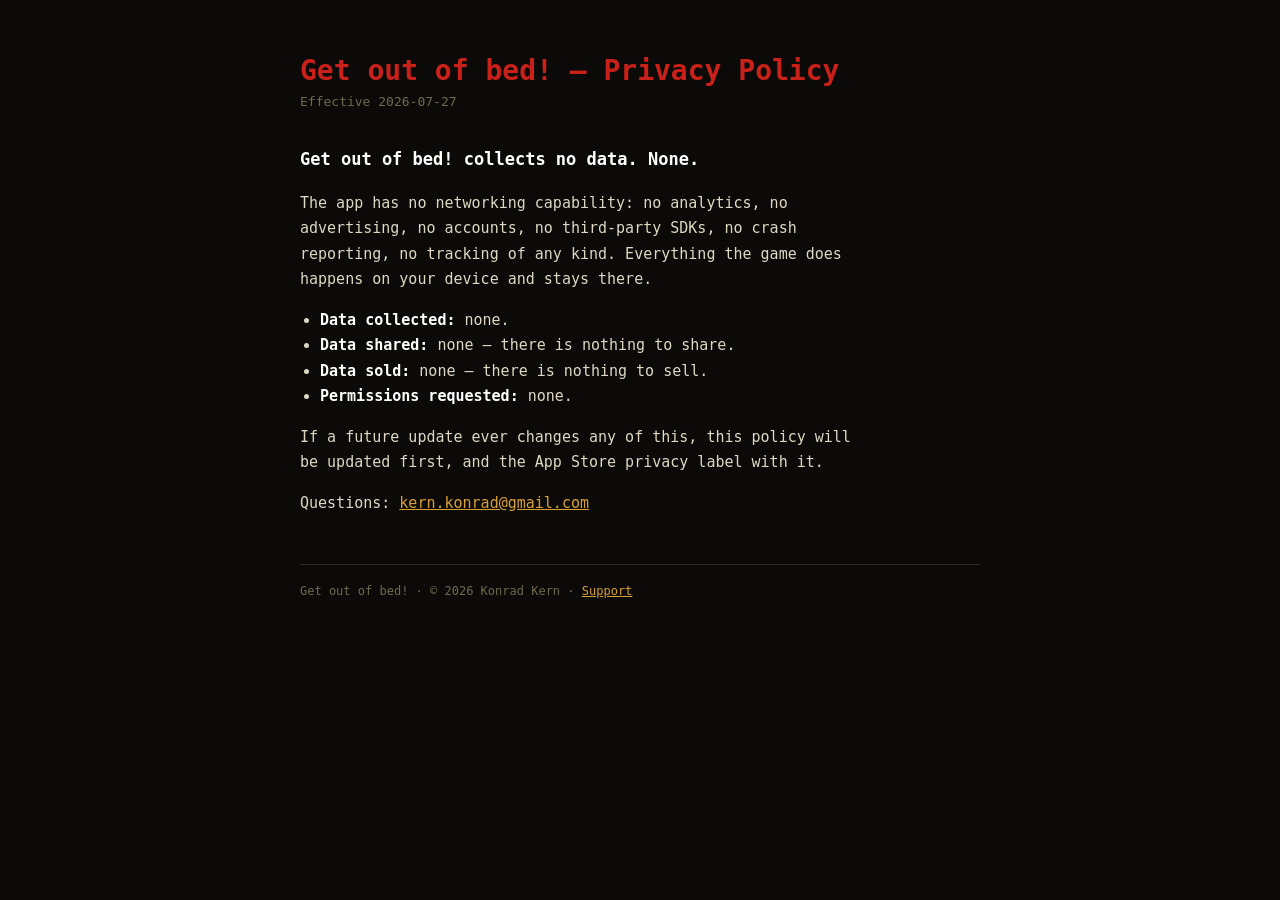
<file: getoutofbed/privacy/index.html>
<!doctype html>
<html lang="en">
<head>
  <meta charset="utf-8">
  <meta name="viewport" content="width=device-width,initial-scale=1">
  <meta name="description" content="Privacy policy for Get out of bed! — the app collects no data at all.">
  <title>Get out of bed! — Privacy Policy</title>
  <style>
    :root { color-scheme: dark; }
    body {
      margin: 0; background: #0b0a08; color: #ded8c4;
      font-family: ui-monospace, "SF Mono", Menlo, Consolas, monospace;
      font-size: 15px; line-height: 1.7;
    }
    .wrap { max-width: 680px; margin: 0 auto; padding: 56px 20px 80px; }
    h1 { color: #c9201a; font-size: 28px; line-height: 1.1; margin: 0 0 4px; }
    .date { color: #6f6a4e; margin: 0 0 32px; font-size: 13px; }
    p, li { max-width: 62ch; }
    ul { padding-left: 20px; }
    b { color: #fff; }
    a { color: #d9a036; }
    .big { font-size: 17px; color: #fff; }
    .footer { margin-top: 48px; color: #6f6a4e; font-size: 12px; border-top: 1px solid rgba(222,216,196,0.16); padding-top: 16px; }
  </style>
</head>
<body>
  <div class="wrap">
    <h1>Get out of bed! — Privacy Policy</h1>
    <p class="date">Effective 2026-07-27</p>

    <p class="big"><b>Get out of bed! collects no data. None.</b></p>

    <p>The app has no networking capability: no analytics, no advertising, no
    accounts, no third-party SDKs, no crash reporting, no tracking of any kind.
    Everything the game does happens on your device and stays there.</p>

    <ul>
      <li><b>Data collected:</b> none.</li>
      <li><b>Data shared:</b> none — there is nothing to share.</li>
      <li><b>Data sold:</b> none — there is nothing to sell.</li>
      <li><b>Permissions requested:</b> none.</li>
    </ul>

    <p>If a future update ever changes any of this, this policy will be updated
    first, and the App Store privacy label with it.</p>

    <p>Questions: <a href="mailto:kern.konrad@gmail.com">kern.konrad@gmail.com</a></p>

    <div class="footer">Get out of bed! · © 2026 Konrad Kern · <a href="../">Support</a></div>
  </div>
</body>
</html>
</file>
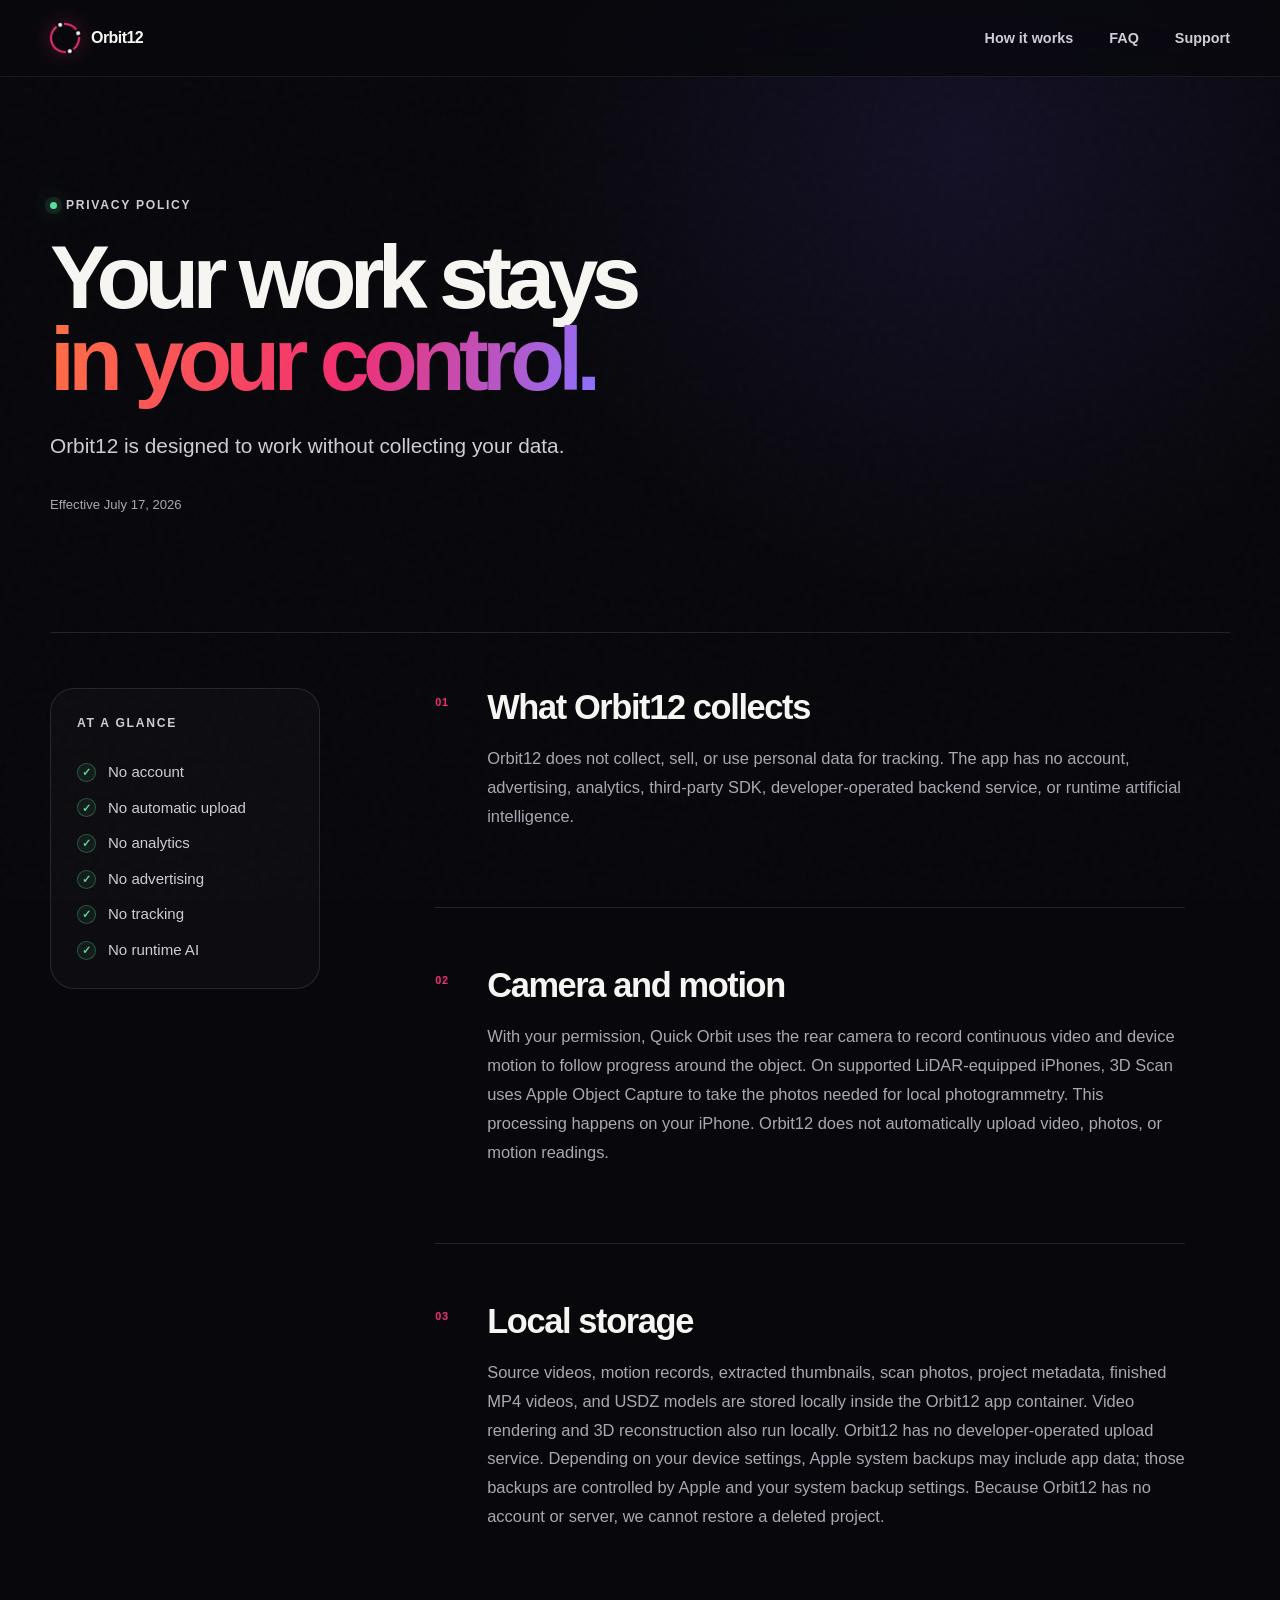
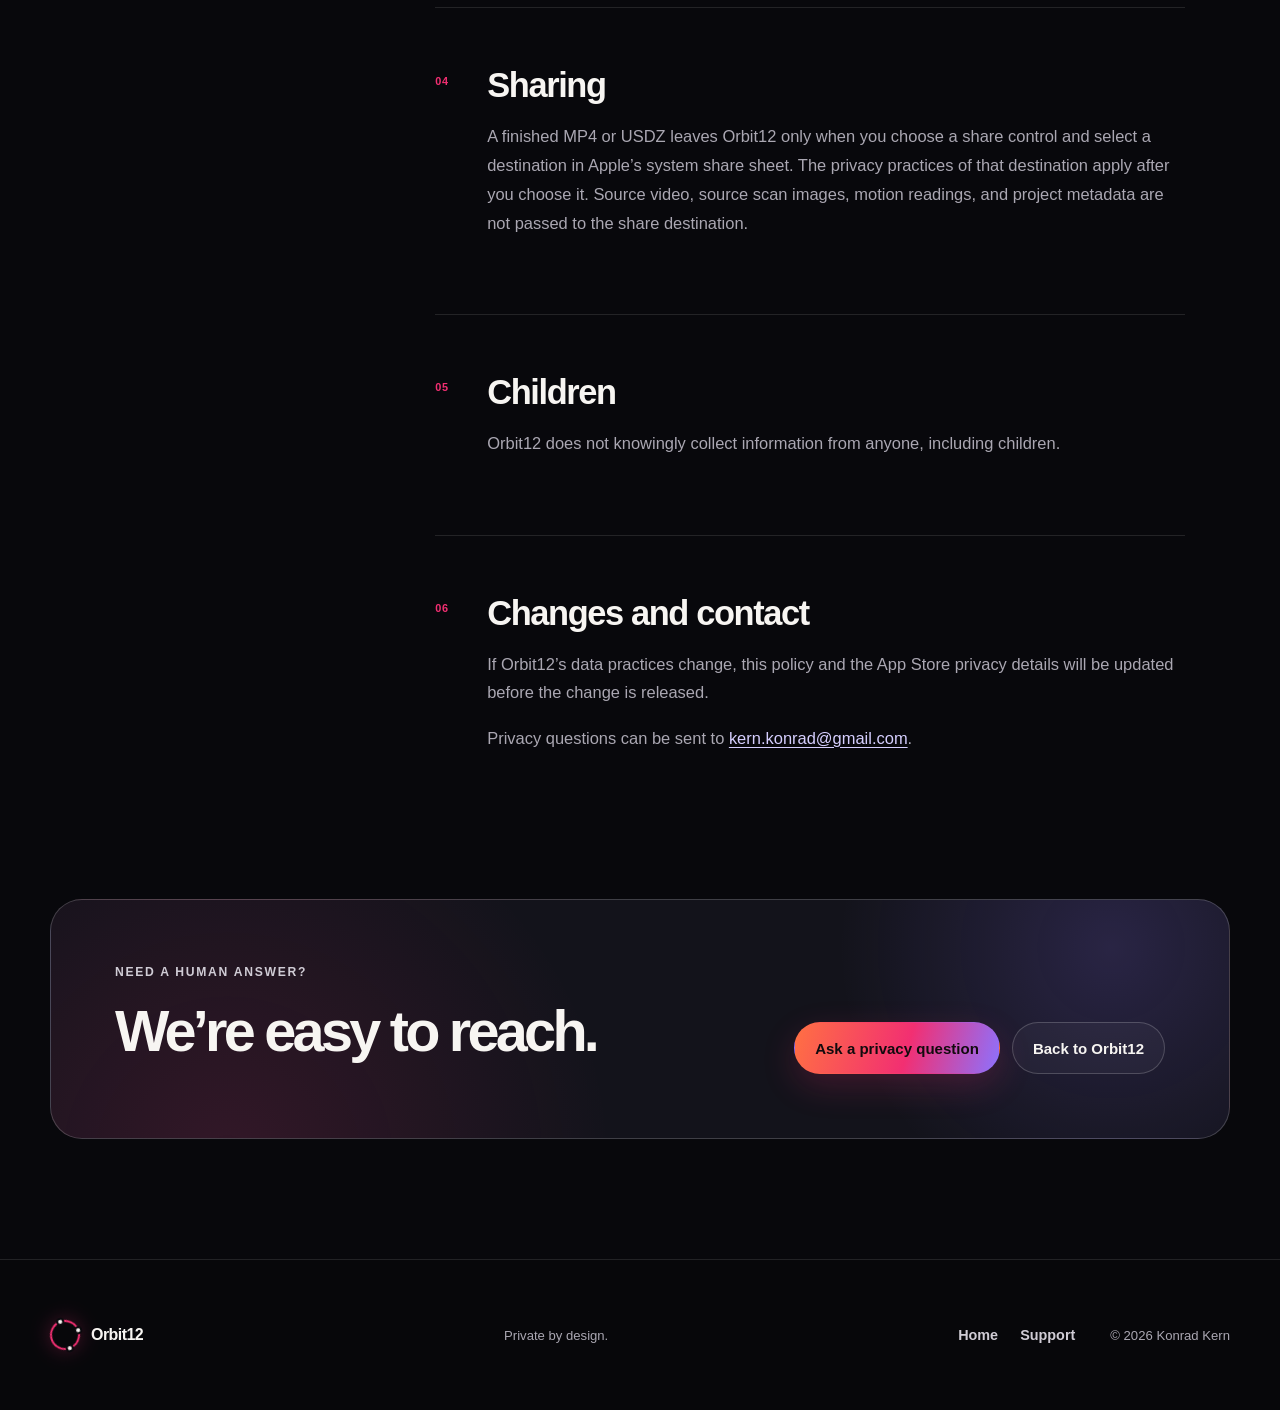
<file: orbit12/privacy/index.html>
<!doctype html>
<html lang="en">
<head>
  <meta charset="utf-8">
  <meta name="viewport" content="width=device-width, initial-scale=1">
  <meta name="description" content="Orbit12 privacy policy: video, motion data, scan images, MP4 rendering, and USDZ reconstruction stay local; sharing is user-initiated.">
  <meta name="theme-color" content="#08080c">
  <meta name="robots" content="index, follow">
  <link rel="canonical" href="https://buberlo.github.io/orbit12/privacy/">
  <link rel="icon" type="image/png" sizes="64x64" href="../assets/orbit12-favicon.png">

  <meta property="og:type" content="website">
  <meta property="og:site_name" content="Orbit12">
  <meta property="og:title" content="Privacy Policy — Orbit12">
  <meta property="og:description" content="Orbit12 works without collecting, selling, or tracking your personal data and has no developer-operated upload service.">
  <meta property="og:url" content="https://buberlo.github.io/orbit12/privacy/">
  <meta property="og:image" content="https://buberlo.github.io/orbit12/assets/orbit12-social-card.jpg">
  <meta property="og:image:width" content="1731">
  <meta property="og:image:height" content="909">
  <meta name="twitter:card" content="summary_large_image">

  <title>Privacy Policy — Orbit12</title>
  <link rel="stylesheet" href="../styles.css">
</head>
<body>
  <a class="skip-link" href="#main-content">Skip to content</a>

  <header class="site-header">
    <div class="nav-shell">
      <a class="brand" href="../" aria-label="Orbit12 home">
        <span class="brand-mark" aria-hidden="true"><span></span></span>
        <span>Orbit12</span>
      </a>
      <nav aria-label="Privacy navigation">
        <a href="../#how-it-works">How it works</a>
        <a href="../#faq">FAQ</a>
        <a href="../#support">Support</a>
      </nav>
    </div>
  </header>

  <main id="main-content" class="policy-main section-shell">
    <header class="policy-hero">
      <p class="eyebrow"><span aria-hidden="true"></span> Privacy policy</p>
      <h1>Your work stays<br><em>in your control.</em></h1>
      <p class="hero-lede">Orbit12 is designed to work without collecting your data.</p>
      <p class="policy-date">Effective July 17, 2026</p>
    </header>

    <div class="policy-layout">
      <aside class="policy-summary" aria-label="Privacy summary">
        <p class="kicker">At a glance</p>
        <ul class="check-list">
          <li>No account</li>
          <li>No automatic upload</li>
          <li>No analytics</li>
          <li>No advertising</li>
          <li>No tracking</li>
          <li>No runtime AI</li>
        </ul>
      </aside>

      <article class="policy-content">
        <section aria-labelledby="collects-title">
          <p class="policy-number" aria-hidden="true">01</p>
          <h2 id="collects-title">What Orbit12 collects</h2>
          <p>Orbit12 does not collect, sell, or use personal data for tracking. The app has no account, advertising, analytics, third-party SDK, developer-operated backend service, or runtime artificial intelligence.</p>
        </section>

        <section aria-labelledby="camera-title">
          <p class="policy-number" aria-hidden="true">02</p>
          <h2 id="camera-title">Camera and motion</h2>
          <p>With your permission, Quick Orbit uses the rear camera to record continuous video and device motion to follow progress around the object. On supported LiDAR-equipped iPhones, 3D Scan uses Apple Object Capture to take the photos needed for local photogrammetry. This processing happens on your iPhone. Orbit12 does not automatically upload video, photos, or motion readings.</p>
        </section>

        <section aria-labelledby="storage-title">
          <p class="policy-number" aria-hidden="true">03</p>
          <h2 id="storage-title">Local storage</h2>
          <p>Source videos, motion records, extracted thumbnails, scan photos, project metadata, finished MP4 videos, and USDZ models are stored locally inside the Orbit12 app container. Video rendering and 3D reconstruction also run locally. Orbit12 has no developer-operated upload service. Depending on your device settings, Apple system backups may include app data; those backups are controlled by Apple and your system backup settings. Because Orbit12 has no account or server, we cannot restore a deleted project.</p>
        </section>

        <section aria-labelledby="sharing-title">
          <p class="policy-number" aria-hidden="true">04</p>
          <h2 id="sharing-title">Sharing</h2>
          <p>A finished MP4 or USDZ leaves Orbit12 only when you choose a share control and select a destination in Apple’s system share sheet. The privacy practices of that destination apply after you choose it. Source video, source scan images, motion readings, and project metadata are not passed to the share destination.</p>
        </section>

        <section aria-labelledby="children-title">
          <p class="policy-number" aria-hidden="true">05</p>
          <h2 id="children-title">Children</h2>
          <p>Orbit12 does not knowingly collect information from anyone, including children.</p>
        </section>

        <section aria-labelledby="changes-title">
          <p class="policy-number" aria-hidden="true">06</p>
          <h2 id="changes-title">Changes and contact</h2>
          <p>If Orbit12’s data practices change, this policy and the App Store privacy details will be updated before the change is released.</p>
          <p>Privacy questions can be sent to <a href="mailto:kern.konrad@gmail.com?subject=Orbit12%20Privacy">kern.konrad@gmail.com</a>.</p>
        </section>
      </article>
    </div>

    <section class="policy-cta" aria-label="Orbit12 support">
      <div>
        <p class="kicker">Need a human answer?</p>
        <h2>We’re easy to reach.</h2>
      </div>
      <div class="support-actions">
        <a class="button button-primary" href="mailto:kern.konrad@gmail.com?subject=Orbit12%20Privacy">Ask a privacy question</a>
        <a class="button button-secondary" href="../">Back to Orbit12</a>
      </div>
    </section>
  </main>

  <footer class="site-footer">
    <div class="section-shell footer-shell">
      <a class="brand" href="../" aria-label="Orbit12 home">
        <span class="brand-mark" aria-hidden="true"><span></span></span>
        <span>Orbit12</span>
      </a>
      <p>Private by design.</p>
      <div class="footer-links">
        <a href="../">Home</a>
        <a href="mailto:kern.konrad@gmail.com?subject=Orbit12%20Support">Support</a>
      </div>
      <small>© 2026 Konrad Kern</small>
    </div>
  </footer>
</body>
</html>
</file>
<file: orbit12/styles.css>
:root {
  color-scheme: dark;
  --bg: #08080c;
  --bg-soft: #0d0d14;
  --panel: #13131b;
  --panel-raised: #191922;
  --ink: #f7f5f2;
  --muted: #aaa7b2;
  --muted-bright: #d0ccd5;
  --line: rgba(255, 255, 255, 0.11);
  --line-strong: rgba(255, 255, 255, 0.19);
  --orange: #ff7043;
  --pink: #f22f72;
  --violet: #8c72ff;
  --cyan: #49c8ed;
  --green: #5bdd9c;
  --gradient: linear-gradient(105deg, var(--orange), var(--pink) 55%, var(--violet));
  --display: ui-rounded, "SF Pro Rounded", -apple-system, BlinkMacSystemFont, "Segoe UI", sans-serif;
  --body: -apple-system, BlinkMacSystemFont, "SF Pro Text", "Segoe UI", sans-serif;
  --shell: min(1180px, calc(100% - 40px));
  --radius-lg: 32px;
  --radius-md: 24px;
}

*,
*::before,
*::after {
  box-sizing: border-box;
}

html {
  scroll-behavior: smooth;
  scroll-padding-top: 100px;
  overflow-x: clip;
}

body {
  margin: 0;
  min-width: 320px;
  min-height: 100vh;
  color: var(--ink);
  background:
    radial-gradient(circle at 75% 5%, rgba(117, 86, 255, 0.11), transparent 28rem),
    var(--bg);
  font-family: var(--body);
  -webkit-font-smoothing: antialiased;
  text-rendering: optimizeLegibility;
}

body::before {
  position: fixed;
  z-index: -1;
  inset: 0;
  content: "";
  opacity: 0.18;
  pointer-events: none;
  background-image: url("data:image/svg+xml,%3Csvg viewBox='0 0 140 140' xmlns='http://www.w3.org/2000/svg'%3E%3Cfilter id='n'%3E%3CfeTurbulence type='fractalNoise' baseFrequency='.92' numOctaves='3' stitchTiles='stitch'/%3E%3C/filter%3E%3Crect width='100%25' height='100%25' filter='url(%23n)' opacity='.1'/%3E%3C/svg%3E");
}

a {
  color: inherit;
  text-underline-offset: 0.2em;
}

button,
a {
  -webkit-tap-highlight-color: transparent;
}

:focus-visible {
  outline: 3px solid #78dcff;
  outline-offset: 4px;
  border-radius: 4px;
}

.skip-link {
  position: fixed;
  z-index: 100;
  top: 12px;
  left: 12px;
  padding: 11px 15px;
  color: var(--bg);
  background: var(--ink);
  border-radius: 12px;
  font-weight: 700;
  transform: translateY(-180%);
  transition: transform 180ms ease;
}

.skip-link:focus {
  transform: translateY(0);
}

.section-shell,
.nav-shell {
  width: var(--shell);
  margin-inline: auto;
}

.site-header {
  position: sticky;
  z-index: 50;
  top: 0;
  border-bottom: 1px solid rgba(255, 255, 255, 0.07);
  background: rgba(8, 8, 12, 0.76);
  backdrop-filter: blur(20px) saturate(140%);
  -webkit-backdrop-filter: blur(20px) saturate(140%);
}

.nav-shell {
  min-height: 76px;
  display: flex;
  align-items: center;
  justify-content: space-between;
  gap: 30px;
}

.brand {
  display: inline-flex;
  align-items: center;
  gap: 11px;
  font-family: var(--display);
  font-weight: 800;
  letter-spacing: -0.035em;
  text-decoration: none;
}

.brand-mark {
  position: relative;
  width: 30px;
  aspect-ratio: 1;
  display: grid;
  place-items: center;
  border: 2px solid var(--pink);
  border-radius: 50%;
  transform: rotate(-20deg);
  box-shadow: 0 0 20px rgba(242, 47, 114, 0.28);
}

.brand-mark::before,
.brand-mark::after,
.brand-mark span {
  position: absolute;
  width: 4px;
  aspect-ratio: 1;
  content: "";
  border-radius: 50%;
  background: var(--ink);
  box-shadow: 0 0 0 2px var(--bg);
}

.brand-mark::before { top: -3px; }
.brand-mark::after { bottom: -3px; }
.brand-mark span { right: -3px; }

nav {
  display: flex;
  align-items: center;
  gap: clamp(18px, 3vw, 36px);
}

nav a,
.footer-links a {
  color: var(--muted-bright);
  font-size: 0.9rem;
  font-weight: 600;
  text-decoration: none;
  transition: color 180ms ease;
}

nav a:hover,
.footer-links a:hover {
  color: var(--ink);
}

.hero {
  min-height: 750px;
  display: grid;
  grid-template-columns: minmax(0, 1.02fr) minmax(380px, 0.98fr);
  align-items: center;
  gap: clamp(40px, 7vw, 100px);
  padding-block: clamp(72px, 9vw, 124px) clamp(82px, 10vw, 136px);
  contain: paint;
  overflow: clip;
}

.eyebrow,
.kicker {
  margin: 0 0 22px;
  color: var(--muted-bright);
  font-size: 0.76rem;
  font-weight: 800;
  letter-spacing: 0.14em;
  line-height: 1.4;
  text-transform: uppercase;
}

.eyebrow {
  display: flex;
  align-items: center;
  gap: 9px;
}

.eyebrow > span {
  width: 7px;
  aspect-ratio: 1;
  border-radius: 50%;
  background: var(--green);
  box-shadow: 0 0 0 5px rgba(91, 221, 156, 0.1), 0 0 18px rgba(91, 221, 156, 0.65);
}

h1,
h2,
h3,
p {
  margin-top: 0;
}

h1,
h2,
h3 {
  font-family: var(--display);
  text-wrap: balance;
}

h1 {
  margin-bottom: 28px;
  font-size: clamp(3.7rem, 7.2vw, 7.3rem);
  font-weight: 850;
  letter-spacing: -0.075em;
  line-height: 0.92;
}

h1 em {
  color: transparent;
  background: var(--gradient);
  background-clip: text;
  -webkit-background-clip: text;
  font-style: normal;
}

.hero-lede {
  max-width: 650px;
  margin-bottom: 34px;
  color: var(--muted-bright);
  font-size: clamp(1.1rem, 1.7vw, 1.3rem);
  line-height: 1.65;
}

.hero-actions,
.support-actions {
  display: flex;
  align-items: center;
  flex-wrap: wrap;
  gap: 12px;
}

.button {
  min-height: 52px;
  display: inline-flex;
  align-items: center;
  justify-content: center;
  gap: 10px;
  padding: 13px 20px;
  border: 1px solid var(--line-strong);
  border-radius: 999px;
  font-size: 0.94rem;
  font-weight: 750;
  text-decoration: none;
  transition: transform 180ms ease, border-color 180ms ease, background-color 180ms ease, box-shadow 180ms ease;
}

.button:hover {
  transform: translateY(-2px);
}

.button-primary {
  color: #120b0e;
  border-color: transparent;
  background: var(--gradient);
  box-shadow: 0 12px 34px rgba(242, 47, 114, 0.2);
}

.button-primary:hover {
  box-shadow: 0 16px 40px rgba(242, 47, 114, 0.31);
}

.button-secondary {
  color: var(--ink);
  background: rgba(255, 255, 255, 0.04);
}

.button-secondary:hover {
  border-color: rgba(255, 255, 255, 0.35);
  background: rgba(255, 255, 255, 0.07);
}

.microcopy {
  margin: 17px 0 0 3px;
  color: var(--muted);
  font-size: 0.78rem;
}

.hero-visual {
  position: relative;
  min-height: 570px;
  display: grid;
  place-items: center;
}

.hero-visual::before {
  position: absolute;
  width: min(92%, 540px);
  aspect-ratio: 1;
  content: "";
  border-radius: 50%;
  background: radial-gradient(circle, rgba(242, 47, 114, 0.24), rgba(99, 73, 221, 0.08) 48%, transparent 70%);
  filter: blur(14px);
}

.phone {
  position: relative;
  z-index: 3;
  width: min(59vw, 316px);
  padding: 8px;
  border: 1px solid rgba(255, 255, 255, 0.33);
  border-radius: 51px;
  background: linear-gradient(145deg, #4c4b52, #141419 28%, #060609 72%, #34333a);
  box-shadow: 0 42px 90px rgba(0, 0, 0, 0.62), inset 0 0 0 2px #07070a;
  transform: rotate(3deg);
}

.phone::after {
  position: absolute;
  z-index: -1;
  inset: -2px;
  content: "";
  border-radius: inherit;
  box-shadow: 10px 8px 0 -7px rgba(255, 255, 255, 0.38);
}

.phone-screen {
  width: 100%;
  aspect-ratio: 1320 / 2868;
  overflow: hidden;
  border-radius: 43px;
  background-color: #090810;
  background-repeat: no-repeat;
  background-position: center;
  background-size: cover;
}

.hero-screen {
  background-image: radial-gradient(circle at 50% 48%, #633c71 0 13%, #1b1630 24%, #0a0812 70%);
}

.phone-screen img,
.screen-preview img {
  width: 100%;
  height: 100%;
  display: block;
  object-fit: cover;
}

.phone-island {
  position: absolute;
  z-index: 4;
  top: 20px;
  left: 50%;
  width: 31%;
  height: 22px;
  border-radius: 999px;
  background: #010102;
  transform: translateX(-50%);
}

.orbit {
  position: absolute;
  z-index: 1;
  border: 1px solid rgba(255, 255, 255, 0.12);
  border-radius: 50%;
}

.orbit::before,
.orbit::after {
  position: absolute;
  width: 8px;
  aspect-ratio: 1;
  content: "";
  border-radius: 50%;
  background: var(--orange);
  box-shadow: 0 0 18px var(--orange);
}

.orbit-one {
  width: min(112%, 560px);
  aspect-ratio: 1;
  transform: rotate(-18deg);
}

.orbit-one::before { top: 10%; left: 20%; }
.orbit-one::after { right: 7%; bottom: 32%; background: var(--violet); box-shadow: 0 0 18px var(--violet); }

.orbit-two {
  width: min(82%, 420px);
  aspect-ratio: 1;
  border-color: rgba(242, 47, 114, 0.2);
  transform: rotate(25deg);
}

.orbit-two::before { top: -4px; left: 50%; background: var(--pink); box-shadow: 0 0 18px var(--pink); }
.orbit-two::after { display: none; }

.capture-chip {
  position: absolute;
  z-index: 5;
  display: flex;
  align-items: center;
  gap: 8px;
  padding: 12px 15px;
  border: 1px solid var(--line-strong);
  border-radius: 15px;
  color: var(--muted-bright);
  background: rgba(25, 25, 34, 0.84);
  box-shadow: 0 14px 40px rgba(0, 0, 0, 0.28);
  backdrop-filter: blur(16px);
  -webkit-backdrop-filter: blur(16px);
  font-size: 0.76rem;
}

.capture-chip strong {
  color: var(--ink);
  font-family: var(--display);
  font-size: 0.86rem;
}

.capture-chip-top { top: 24%; left: 0; transform: rotate(-4deg); }
.capture-chip-bottom { right: 0; bottom: 18%; transform: rotate(5deg); }
.capture-chip-bottom { flex-direction: column; align-items: flex-start; gap: 1px; }

.capture-dot {
  width: 7px;
  aspect-ratio: 1;
  border-radius: 50%;
  background: var(--green);
  box-shadow: 0 0 10px rgba(91, 221, 156, 0.8);
}

.proof {
  border-block: 1px solid var(--line);
  background: rgba(255, 255, 255, 0.018);
}

.demo {
  padding-block: clamp(90px, 12vw, 150px);
  display: grid;
  grid-template-columns: minmax(0, 0.9fr) minmax(340px, 1.1fr);
  align-items: center;
  gap: clamp(55px, 10vw, 140px);
}

.demo-copy h2 {
  margin-bottom: 24px;
  font-size: clamp(2.5rem, 5.6vw, 5rem);
  font-weight: 820;
  letter-spacing: -0.065em;
  line-height: 0.98;
}

.demo-copy > p {
  color: var(--muted);
  font-size: 1.03rem;
  line-height: 1.75;
}

.demo-points {
  margin: 34px 0 0;
  padding: 25px 0;
  display: grid;
  grid-template-columns: repeat(3, 1fr);
  border-block: 1px solid var(--line);
  list-style: none;
}

.demo-points li {
  padding-inline: 18px;
  display: flex;
  flex-direction: column;
  gap: 4px;
  color: var(--muted);
  border-right: 1px solid var(--line);
  font-size: 0.75rem;
  line-height: 1.35;
}

.demo-points li:first-child { padding-left: 0; }
.demo-points li:last-child { padding-right: 0; border-right: 0; }

.demo-points span {
  color: var(--ink);
  font-family: var(--display);
  font-size: 1.55rem;
  font-weight: 820;
  letter-spacing: -0.05em;
}

.demo-copy .demo-note {
  margin: 14px 0 0;
  font-size: 0.76rem;
}

.demo-stage {
  position: relative;
  min-height: 620px;
  display: grid;
  place-items: center;
}

.demo-stage::before,
.demo-stage::after {
  position: absolute;
  content: "";
  border-radius: 50%;
  pointer-events: none;
}

.demo-stage::before {
  width: min(110%, 590px);
  aspect-ratio: 1;
  border: 1px solid rgba(242, 47, 114, 0.16);
  box-shadow: inset 0 0 100px rgba(140, 114, 255, 0.04);
}

.demo-stage::after {
  width: min(82%, 430px);
  aspect-ratio: 1;
  background: radial-gradient(circle, rgba(242, 47, 114, 0.16), transparent 68%);
  filter: blur(8px);
}

.demo-label {
  position: absolute;
  z-index: 4;
  top: 8%;
  right: 1%;
  padding: 10px 13px;
  display: flex;
  align-items: center;
  gap: 8px;
  color: var(--muted-bright);
  border: 1px solid var(--line-strong);
  border-radius: 999px;
  background: rgba(19, 19, 27, 0.86);
  backdrop-filter: blur(14px);
  -webkit-backdrop-filter: blur(14px);
  font-size: 0.7rem;
  font-weight: 750;
  letter-spacing: 0.04em;
}

.demo-label span {
  width: 7px;
  aspect-ratio: 1;
  border-radius: 50%;
  background: var(--pink);
  box-shadow: 0 0 10px var(--pink);
}

.demo-device {
  position: relative;
  z-index: 3;
  width: min(70vw, 300px);
  padding: 8px;
  border: 1px solid rgba(255, 255, 255, 0.3);
  border-radius: 49px;
  background: linear-gradient(145deg, #45444b, #0b0b0e 34%, #29282e);
  box-shadow: 0 40px 85px rgba(0, 0, 0, 0.58);
  transform: rotate(-3deg);
}

.demo-video {
  width: 100%;
  aspect-ratio: 604 / 1242;
  display: block;
  overflow: hidden;
  border-radius: 41px;
  background: #07070b;
  object-fit: cover;
}

.proof-shell {
  display: grid;
  grid-template-columns: repeat(4, 1fr);
  padding-block: 31px;
}

.proof-shell > div {
  display: flex;
  align-items: baseline;
  gap: 10px;
  padding-inline: clamp(10px, 3vw, 36px);
  border-right: 1px solid var(--line);
}

.proof-shell > div:first-child { padding-left: 0; }
.proof-shell > div:last-child { padding-right: 0; border-right: 0; }

.proof strong {
  color: var(--ink);
  font-family: var(--display);
  font-size: clamp(1.35rem, 2.4vw, 2rem);
  letter-spacing: -0.05em;
}

.proof span {
  color: var(--muted);
  font-size: 0.78rem;
  line-height: 1.3;
}

.steps,
.showcase,
.privacy-section,
.use-cases,
.faq {
  padding-block: clamp(90px, 12vw, 160px);
}

.section-heading {
  max-width: 760px;
  margin-bottom: clamp(48px, 7vw, 78px);
}

.section-heading-compact {
  margin-bottom: clamp(38px, 6vw, 58px);
}

.section-heading h2,
.privacy-copy h2,
.support h2,
.policy-cta h2 {
  margin-bottom: 24px;
  font-size: clamp(2.5rem, 5.6vw, 5rem);
  font-weight: 820;
  letter-spacing: -0.065em;
  line-height: 0.98;
}

.section-heading > p:last-child,
.privacy-copy > p,
.support p,
.policy-content p {
  color: var(--muted);
  font-size: 1.03rem;
  line-height: 1.75;
}

.step-grid {
  margin: 0;
  padding: 0;
  display: grid;
  grid-template-columns: repeat(3, 1fr);
  gap: 16px;
  list-style: none;
}

.step-grid li {
  position: relative;
  min-height: 340px;
  padding: 25px;
  overflow: hidden;
  border: 1px solid var(--line);
  border-radius: var(--radius-md);
  background: linear-gradient(145deg, rgba(255, 255, 255, 0.045), rgba(255, 255, 255, 0.015));
}

.step-grid li::before {
  position: absolute;
  width: 220px;
  aspect-ratio: 1;
  right: -90px;
  top: -100px;
  content: "";
  border-radius: 50%;
  background: radial-gradient(circle, rgba(242, 47, 114, 0.13), transparent 68%);
}

.step-number {
  color: var(--muted);
  font-size: 0.72rem;
  font-weight: 800;
  letter-spacing: 0.13em;
}

.step-icon {
  position: relative;
  width: 84px;
  aspect-ratio: 1;
  margin: 45px auto 42px;
}

.frame-icon {
  border: 2px solid rgba(255, 255, 255, 0.7);
  border-radius: 22px;
}

.frame-icon::before,
.frame-icon::after {
  position: absolute;
  content: "";
  border: 2px solid var(--pink);
}

.frame-icon::before { inset: 22px; border-radius: 50%; }
.frame-icon::after { inset: -13px; border-color: rgba(242, 47, 114, 0.23); border-radius: 28px; }

.walk-icon {
  border: 1px dashed rgba(255, 255, 255, 0.22);
  border-radius: 50%;
}

.walk-icon::before,
.walk-icon::after,
.walk-icon span {
  position: absolute;
  left: 50%;
  width: 13px;
  height: 22px;
  content: "";
  border: 2px solid var(--orange);
  border-radius: 60% 55% 50% 50%;
  transform: translateX(-50%) rotate(18deg);
}

.walk-icon::before { top: 10px; }
.walk-icon::after { bottom: 10px; transform: translateX(-50%) rotate(-18deg); }
.walk-icon span { top: 31px; left: 22px; border-color: var(--pink); transform: rotate(-62deg); }

.loop-icon {
  border: 2px solid var(--violet);
  border-left-color: transparent;
  border-radius: 50%;
}

.loop-icon::before {
  position: absolute;
  left: -2px;
  top: 5px;
  content: "";
  border: 8px solid transparent;
  border-right-color: var(--violet);
  transform: rotate(45deg);
}

.loop-icon::after {
  position: absolute;
  inset: 19px;
  content: "";
  border-radius: 16px;
  background: var(--gradient);
  opacity: 0.8;
}

.step-grid h3,
.feature-grid h3 {
  margin-bottom: 11px;
  font-size: 1.15rem;
  letter-spacing: -0.025em;
}

.step-grid p,
.feature-grid p {
  margin-bottom: 0;
  color: var(--muted);
  font-size: 0.91rem;
  line-height: 1.65;
}

.showcase {
  border-top: 1px solid var(--line);
}

.screen-grid {
  display: grid;
  grid-template-columns: 0.86fr 1.08fr 0.86fr;
  align-items: end;
  gap: clamp(14px, 3vw, 28px);
}

.screen-card {
  margin: 0;
  padding: 14px 14px 22px;
  overflow: hidden;
  border: 1px solid var(--line);
  border-radius: var(--radius-lg);
  background: linear-gradient(150deg, rgba(255, 255, 255, 0.07), rgba(255, 255, 255, 0.018));
}

.screen-card-featured {
  padding-top: 16px;
  box-shadow: 0 35px 90px rgba(0, 0, 0, 0.35);
}

.screen-preview {
  width: 100%;
  aspect-ratio: 1320 / 2080;
  border: 1px solid rgba(255, 255, 255, 0.08);
  border-radius: 21px;
  background-color: #09090f;
  background-repeat: no-repeat;
  background-position: top center;
  background-size: cover;
}

.screen-home { background: linear-gradient(150deg, #291a25, #09090e 40%); }

.screen-review {
  aspect-ratio: 1320 / 2260;
  background: radial-gradient(circle at 50% 40%, #35214d, #09090e 56%);
}

.screen-library { background: linear-gradient(150deg, #1a1d29, #09090e 45%); }

.screen-card figcaption {
  padding: 20px 7px 0;
  display: flex;
  flex-direction: column;
  gap: 5px;
}

.screen-card figcaption strong {
  font-family: var(--display);
  font-size: 0.98rem;
}

.screen-card figcaption span {
  color: var(--muted);
  font-size: 0.79rem;
  line-height: 1.5;
}

.feature-band {
  border-block: 1px solid var(--line);
  background: var(--bg-soft);
}

.feature-grid {
  display: grid;
  grid-template-columns: repeat(4, 1fr);
  padding-block: clamp(70px, 9vw, 105px);
}

.feature-grid article {
  padding: 4px clamp(20px, 3vw, 36px);
  border-right: 1px solid var(--line);
}

.feature-grid article:first-child { padding-left: 0; }
.feature-grid article:last-child { padding-right: 0; border-right: 0; }

.feature-glyph {
  width: 42px;
  aspect-ratio: 1;
  margin-bottom: 30px;
  display: inline-grid;
  place-items: center;
  color: var(--pink);
  border: 1px solid rgba(242, 47, 114, 0.28);
  border-radius: 13px;
  background: rgba(242, 47, 114, 0.07);
  font-family: var(--display);
  font-size: 0.87rem;
  font-weight: 800;
}

.feature-glyph-lock::before {
  width: 12px;
  height: 10px;
  content: "";
  border: 2px solid var(--pink);
  border-radius: 3px;
}

.feature-glyph-lock::after {
  position: absolute;
  width: 7px;
  height: 8px;
  margin-top: -12px;
  content: "";
  border: 2px solid var(--pink);
  border-bottom: 0;
  border-radius: 7px 7px 0 0;
}

.feature-glyph-lock { position: relative; }

.privacy-section {
  display: grid;
  grid-template-columns: minmax(320px, 0.9fr) minmax(0, 1.1fr);
  align-items: center;
  gap: clamp(60px, 10vw, 140px);
}

.privacy-art {
  position: relative;
  min-height: 460px;
  display: grid;
  place-items: center;
}

.privacy-art::before {
  position: absolute;
  width: 100%;
  aspect-ratio: 1;
  content: "";
  border-radius: 50%;
  background: radial-gradient(circle, rgba(74, 200, 237, 0.12), rgba(140, 114, 255, 0.07) 40%, transparent 70%);
}

.privacy-orbit {
  position: relative;
  width: min(76vw, 330px);
  aspect-ratio: 1;
  border: 1px solid rgba(73, 200, 237, 0.22);
  border-radius: 50%;
  box-shadow: inset 0 0 70px rgba(73, 200, 237, 0.04);
}

.privacy-orbit span {
  position: absolute;
  left: 50%;
  top: 50%;
  width: 8px;
  height: 20px;
  margin: -10px 0 0 -4px;
  border-radius: 999px;
  background: var(--cyan);
  box-shadow: 0 0 16px rgba(73, 200, 237, 0.5);
}

.privacy-orbit span:nth-child(1) { transform: rotate(0deg) translateY(-165px); }
.privacy-orbit span:nth-child(2) { transform: rotate(30deg) translateY(-165px); }
.privacy-orbit span:nth-child(3) { transform: rotate(60deg) translateY(-165px); }
.privacy-orbit span:nth-child(4) { transform: rotate(90deg) translateY(-165px); }
.privacy-orbit span:nth-child(5) { transform: rotate(120deg) translateY(-165px); }
.privacy-orbit span:nth-child(6) { transform: rotate(150deg) translateY(-165px); }
.privacy-orbit span:nth-child(7) { transform: rotate(180deg) translateY(-165px); }
.privacy-orbit span:nth-child(8) { transform: rotate(210deg) translateY(-165px); }
.privacy-orbit span:nth-child(9) { transform: rotate(240deg) translateY(-165px); }
.privacy-orbit span:nth-child(10) { transform: rotate(270deg) translateY(-165px); }
.privacy-orbit span:nth-child(11) { transform: rotate(300deg) translateY(-165px); }
.privacy-orbit span:nth-child(12) { transform: rotate(330deg) translateY(-165px); }

.privacy-lock {
  position: absolute;
  inset: 30%;
  border: 2px solid rgba(255, 255, 255, 0.7);
  border-radius: 26px;
  background: rgba(255, 255, 255, 0.025);
  box-shadow: 0 0 55px rgba(73, 200, 237, 0.14);
}

.privacy-lock::before {
  position: absolute;
  left: 50%;
  top: -36px;
  width: 45%;
  height: 46px;
  content: "";
  border: 2px solid rgba(255, 255, 255, 0.7);
  border-bottom: 0;
  border-radius: 32px 32px 0 0;
  transform: translateX(-50%);
}

.privacy-lock::after {
  position: absolute;
  left: 50%;
  top: 50%;
  width: 10px;
  height: 24px;
  content: "";
  border-radius: 999px;
  background: var(--cyan);
  transform: translate(-50%, -50%);
  box-shadow: 0 0 17px rgba(73, 200, 237, 0.7);
}

.check-list {
  margin: 29px 0;
  padding: 0;
  display: grid;
  gap: 13px;
  list-style: none;
}

.check-list li {
  position: relative;
  padding-left: 31px;
  color: var(--muted-bright);
  font-size: 0.94rem;
  line-height: 1.5;
}

.check-list li::before {
  position: absolute;
  left: 0;
  top: 0.15em;
  width: 19px;
  aspect-ratio: 1;
  display: grid;
  place-items: center;
  content: "✓";
  color: var(--green);
  border: 1px solid rgba(91, 221, 156, 0.3);
  border-radius: 50%;
  background: rgba(91, 221, 156, 0.07);
  font-size: 0.7rem;
  font-weight: 900;
}

.text-link {
  display: inline-flex;
  align-items: center;
  gap: 8px;
  color: var(--ink);
  font-weight: 750;
  text-decoration-color: rgba(255, 255, 255, 0.3);
  transition: gap 180ms ease, text-decoration-color 180ms ease;
}

.text-link:hover {
  gap: 12px;
  text-decoration-color: var(--ink);
}

.use-cases {
  border-top: 1px solid var(--line);
}

.object-cloud {
  margin: 0;
  padding: 0;
  display: flex;
  flex-wrap: wrap;
  gap: 12px;
  list-style: none;
}

.object-cloud li {
  padding: 14px 20px;
  border: 1px solid var(--line);
  border-radius: 999px;
  color: var(--muted-bright);
  background: rgba(255, 255, 255, 0.025);
  font-family: var(--display);
  font-size: clamp(0.95rem, 2vw, 1.15rem);
  font-weight: 700;
}

.object-cloud li:nth-child(2n) { border-color: rgba(242, 47, 114, 0.25); }
.object-cloud li:nth-child(3n) { border-color: rgba(140, 114, 255, 0.28); }

.faq {
  border-top: 1px solid var(--line);
}

.faq-list {
  border-top: 1px solid var(--line);
}

.faq details {
  border-bottom: 1px solid var(--line);
}

.faq summary {
  padding: 25px 2px;
  display: flex;
  align-items: center;
  justify-content: space-between;
  gap: 20px;
  cursor: pointer;
  font-family: var(--display);
  font-size: clamp(1rem, 2vw, 1.2rem);
  font-weight: 750;
  list-style: none;
}

.faq summary::-webkit-details-marker { display: none; }

.faq summary span {
  position: relative;
  width: 22px;
  aspect-ratio: 1;
  flex: 0 0 auto;
}

.faq summary span::before,
.faq summary span::after {
  position: absolute;
  left: 50%;
  top: 50%;
  width: 14px;
  height: 2px;
  content: "";
  background: var(--muted);
  transform: translate(-50%, -50%);
  transition: transform 180ms ease;
}

.faq summary span::after { transform: translate(-50%, -50%) rotate(90deg); }
.faq details[open] summary span::after { transform: translate(-50%, -50%) rotate(0deg); }

.faq details p {
  max-width: 720px;
  margin: -5px 0 27px;
  color: var(--muted);
  line-height: 1.7;
}

.support,
.policy-cta {
  margin-bottom: clamp(70px, 10vw, 120px);
  padding: clamp(35px, 6vw, 64px);
  display: grid;
  grid-template-columns: 1fr auto;
  align-items: end;
  gap: 40px;
  overflow: hidden;
  border: 1px solid var(--line-strong);
  border-radius: var(--radius-lg);
  background:
    radial-gradient(circle at 90% 20%, rgba(140, 114, 255, 0.18), transparent 17rem),
    radial-gradient(circle at 15% 110%, rgba(242, 47, 114, 0.14), transparent 24rem),
    var(--panel);
}

.support h2,
.policy-cta h2 {
  margin-bottom: 15px;
  font-size: clamp(2.2rem, 4.5vw, 4rem);
}

.support p { max-width: 630px; margin-bottom: 0; }

.site-footer {
  border-top: 1px solid var(--line);
  background: #07070a;
}

.footer-shell {
  min-height: 150px;
  display: grid;
  grid-template-columns: 1fr 1fr auto auto;
  align-items: center;
  gap: 35px;
}

.footer-shell p,
.footer-shell small {
  margin: 0;
  color: var(--muted);
  font-size: 0.82rem;
}

.footer-links {
  display: flex;
  gap: 22px;
}

/* Privacy policy */
.policy-main {
  padding-top: clamp(70px, 10vw, 120px);
}

.policy-hero {
  max-width: 950px;
  padding-bottom: clamp(70px, 10vw, 120px);
}

.policy-hero h1 {
  font-size: clamp(3.3rem, 7vw, 6.5rem);
}

.policy-date {
  margin: 28px 0 0;
  color: var(--muted);
  font-size: 0.82rem;
}

.policy-layout {
  display: grid;
  grid-template-columns: 270px minmax(0, 1fr);
  align-items: start;
  gap: clamp(55px, 9vw, 120px);
  padding-top: 55px;
  border-top: 1px solid var(--line);
}

.policy-summary {
  position: sticky;
  top: 120px;
  padding: 26px;
  border: 1px solid var(--line);
  border-radius: var(--radius-md);
  background: rgba(255, 255, 255, 0.025);
}

.policy-summary .check-list {
  margin-bottom: 0;
}

.policy-content {
  max-width: 750px;
}

.policy-content section {
  position: relative;
  padding: 0 0 60px 52px;
}

.policy-content section + section {
  padding-top: 58px;
  border-top: 1px solid var(--line);
}

.policy-content h2 {
  margin-bottom: 17px;
  font-size: clamp(1.55rem, 3vw, 2.15rem);
  letter-spacing: -0.04em;
}

.policy-content a {
  color: #d6cfff;
}

.policy-number {
  position: absolute;
  left: 0;
  top: 0.48em;
  color: var(--pink) !important;
  font-size: 0.68rem !important;
  font-weight: 850;
  letter-spacing: 0.08em;
}

.policy-content section + section .policy-number {
  top: calc(58px + 0.48em);
}

.policy-cta {
  margin-top: 70px;
}

@media (max-width: 940px) {
  .hero {
    grid-template-columns: 1fr;
    padding-top: 80px;
  }

  .demo {
    grid-template-columns: 1fr;
  }

  .demo-copy { max-width: 720px; }
  .demo-stage { min-height: 600px; }

  .hero-copy {
    max-width: 720px;
  }

  .hero-visual {
    min-height: 620px;
  }

  .phone { width: min(72vw, 330px); }
  .capture-chip-top { left: 12%; }
  .capture-chip-bottom { right: 12%; }

  .proof-shell {
    grid-template-columns: repeat(2, 1fr);
    row-gap: 24px;
  }

  .proof-shell > div:nth-child(2) { border-right: 0; }
  .proof-shell > div:nth-child(3) { padding-left: 0; }

  .step-grid { grid-template-columns: 1fr; }
  .step-grid li { min-height: 0; }

  .step-icon {
    margin: 35px 0 32px;
  }

  .feature-grid {
    grid-template-columns: repeat(2, 1fr);
    row-gap: 60px;
  }

  .feature-grid article:nth-child(2) { border-right: 0; }
  .feature-grid article:nth-child(3) { padding-left: 0; }

  .support,
  .policy-cta {
    grid-template-columns: 1fr;
    align-items: start;
  }

  .footer-shell {
    grid-template-columns: 1fr auto;
    padding-block: 34px;
  }

  .footer-shell p { grid-column: 1; grid-row: 2; }
  .footer-links { grid-column: 2; grid-row: 1; }
  .footer-shell small { grid-column: 2; grid-row: 2; }
}

@media (max-width: 720px) {
  :root {
    --shell: min(100% - 32px, 1180px);
    --radius-lg: 26px;
    --radius-md: 20px;
  }

  .nav-shell { min-height: 68px; }
  nav { gap: 18px; }
  nav a:nth-child(-n+2) { display: none; }

  .hero {
    min-height: auto;
    gap: 35px;
    padding-block: 60px 80px;
  }

  h1 { font-size: clamp(3.45rem, 16vw, 5.4rem); }
  .hero-lede { font-size: 1.05rem; }

  .hero-visual { min-height: 520px; }
  .phone { width: min(72vw, 300px); }
  .capture-chip-top { left: 1%; top: 21%; }
  .capture-chip-bottom { right: 0; }

  .demo-stage { min-height: 560px; }
  .demo-device { width: min(68vw, 290px); }
  .demo-label { right: 5%; }

  .proof-shell { padding-block: 25px; }
  .proof-shell > div { flex-direction: column; gap: 2px; }

  .screen-grid {
    grid-template-columns: 1fr 1fr;
    align-items: start;
  }

  .screen-card-featured { grid-row: span 2; }
  .screen-card-library { grid-column: 1; }
  .screen-card { padding: 8px 8px 17px; border-radius: 22px; }
  .screen-preview { border-radius: 16px; }
  .screen-card figcaption span { display: none; }

  .privacy-section {
    grid-template-columns: 1fr;
    gap: 20px;
  }

  .privacy-art { min-height: 390px; }
  .privacy-orbit { width: 270px; }
  .privacy-orbit span:nth-child(1) { transform: rotate(0deg) translateY(-135px); }
  .privacy-orbit span:nth-child(2) { transform: rotate(30deg) translateY(-135px); }
  .privacy-orbit span:nth-child(3) { transform: rotate(60deg) translateY(-135px); }
  .privacy-orbit span:nth-child(4) { transform: rotate(90deg) translateY(-135px); }
  .privacy-orbit span:nth-child(5) { transform: rotate(120deg) translateY(-135px); }
  .privacy-orbit span:nth-child(6) { transform: rotate(150deg) translateY(-135px); }
  .privacy-orbit span:nth-child(7) { transform: rotate(180deg) translateY(-135px); }
  .privacy-orbit span:nth-child(8) { transform: rotate(210deg) translateY(-135px); }
  .privacy-orbit span:nth-child(9) { transform: rotate(240deg) translateY(-135px); }
  .privacy-orbit span:nth-child(10) { transform: rotate(270deg) translateY(-135px); }
  .privacy-orbit span:nth-child(11) { transform: rotate(300deg) translateY(-135px); }
  .privacy-orbit span:nth-child(12) { transform: rotate(330deg) translateY(-135px); }

  .policy-layout { grid-template-columns: 1fr; gap: 55px; }
  .policy-summary { position: static; }
}

@media (max-width: 520px) {
  nav a { display: none; }
  nav a:last-child { display: block; }

  .hero-actions,
  .support-actions {
    align-items: stretch;
    flex-direction: column;
  }

  .hero-actions .button,
  .support-actions .button { width: 100%; }

  .hero-visual { min-height: 460px; }
  .phone { width: min(72vw, 270px); border-radius: 43px; }
  .phone-screen { border-radius: 36px; }
  .phone-island { top: 17px; height: 18px; }
  .capture-chip { padding: 9px 11px; }
  .capture-chip-top { left: -5px; }
  .capture-chip-bottom { right: -5px; }

  .demo-stage { min-height: 500px; }
  .demo-device { width: min(72vw, 260px); border-radius: 43px; }
  .demo-video { border-radius: 36px; }
  .demo-label { right: -4px; top: 4%; }

  .proof-shell { column-gap: 17px; }
  .proof-shell > div { padding-inline: 0; border-right: 0; }

  .feature-grid { grid-template-columns: 1fr; row-gap: 0; }
  .feature-grid article,
  .feature-grid article:first-child,
  .feature-grid article:nth-child(3),
  .feature-grid article:last-child {
    padding: 34px 0;
    border-right: 0;
    border-bottom: 1px solid var(--line);
  }
  .feature-grid article:first-child { padding-top: 0; }
  .feature-grid article:last-child { padding-bottom: 0; border-bottom: 0; }
  .feature-glyph { margin-bottom: 20px; }

  .screen-grid { gap: 9px; }
  .screen-card figcaption { padding: 13px 4px 0; }
  .screen-card figcaption strong { font-size: 0.78rem; }

  .support,
  .policy-cta { padding: 30px 22px; }

  .footer-shell {
    grid-template-columns: 1fr;
    gap: 18px;
  }

  .footer-shell p,
  .footer-links,
  .footer-shell small {
    grid-column: 1;
    grid-row: auto;
  }

  .policy-content section { padding-left: 38px; }
}

@media (prefers-reduced-motion: reduce) {
  html { scroll-behavior: auto; }

  *,
  *::before,
  *::after {
    scroll-behavior: auto !important;
    transition-duration: 0.01ms !important;
  }
}

@media (forced-colors: active) {
  h1 em {
    color: CanvasText;
    background: none;
    -webkit-text-fill-color: CanvasText;
  }
}

@media print {
  :root { color-scheme: light; }
  body { color: #111; background: #fff; }
  body::before, .site-header, .site-footer, .policy-cta { display: none; }
  .policy-main { padding-top: 30px; }
  .policy-hero { padding-bottom: 40px; }
  h1 em { color: #111; background: none; }
  .policy-layout { grid-template-columns: 200px 1fr; }
  .policy-summary { position: static; border-color: #ccc; }
  .policy-content p, .policy-date, .check-list li { color: #333; }
}
</file>
